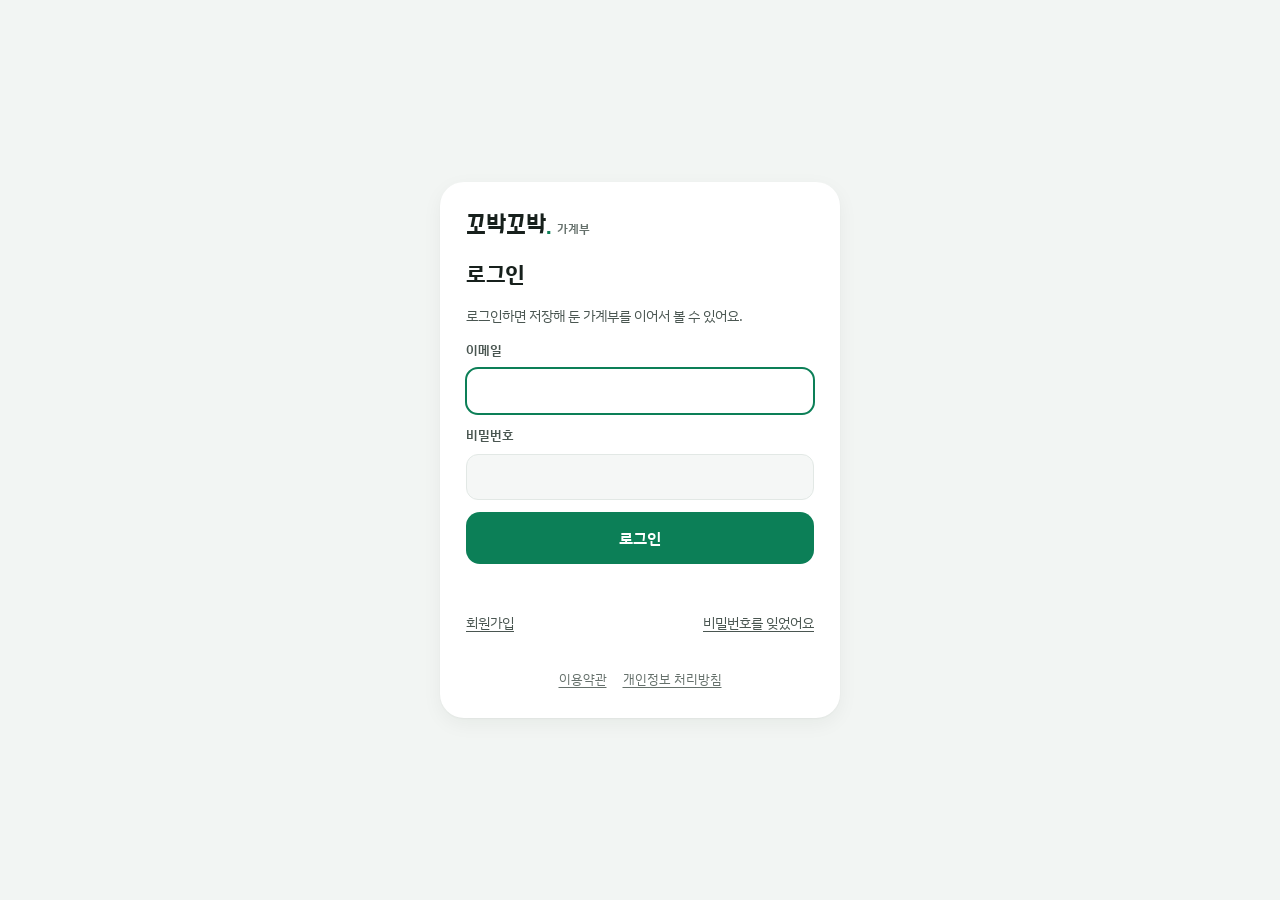
<file: site/index.html>
<!doctype html>
<html lang="ko">
<head>
<meta charset="utf-8">
<meta name="viewport" content="width=device-width,initial-scale=1,viewport-fit=cover">
<meta name="description" content="구독·지출·수입·대출을 정리하는 개인 가계부">
<meta name="theme-color" content="#F2F5F3" media="(prefers-color-scheme: light)">
<meta name="theme-color" content="#0E1311" media="(prefers-color-scheme: dark)">
<meta name="apple-mobile-web-app-capable" content="yes">
<meta name="mobile-web-app-capable" content="yes">
<meta name="apple-mobile-web-app-title" content="꼬박꼬박">
<link rel="manifest" href="manifest.webmanifest">
<link rel="icon" href="icons/icon-192.png">
<link rel="apple-touch-icon" href="icons/apple-touch-icon.png">
<title>꼬박꼬박 가계부</title>
<link rel="preconnect" href="https://fonts.googleapis.com">
<link rel="preconnect" href="https://fonts.gstatic.com" crossorigin>
<link rel="stylesheet" href="https://fonts.googleapis.com/css2?family=Do+Hyeon&family=IBM+Plex+Mono:wght@400;500;600&family=IBM+Plex+Sans+KR:wght@400;500;600;700&display=swap">
<link rel="stylesheet" href="styles.css?v=1.18.0">
</head>
<body>
<div class="auth" id="auth" hidden></div>
<div id="appRoot" hidden>
<svg width="0" height="0" style="position:absolute" aria-hidden="true" focusable="false">
  <symbol id="i-home" viewBox="0 0 24 24"><path d="M3.5 10.2 12 3.5l8.5 6.7V19a1.5 1.5 0 0 1-1.5 1.5h-4.2v-5.8H9.2v5.8H5A1.5 1.5 0 0 1 3.5 19z"/></symbol>
  <symbol id="i-list" viewBox="0 0 24 24"><path d="M9 6.5h11M9 12h11M9 17.5h11"/><circle cx="4.6" cy="6.5" r="1.2"/><circle cx="4.6" cy="12" r="1.2"/><circle cx="4.6" cy="17.5" r="1.2"/></symbol>
  <symbol id="i-repeat" viewBox="0 0 24 24"><path d="M17 3l3.5 3.5L17 10"/><path d="M3.5 12v-2A3.5 3.5 0 0 1 7 6.5h13.5"/><path d="M7 21l-3.5-3.5L7 14"/><path d="M20.5 12v2a3.5 3.5 0 0 1-3.5 3.5H3.5"/></symbol>
  <symbol id="i-chart" viewBox="0 0 24 24"><path d="M4 20.5h16"/><path d="M7 17v-5M12 17V6.5M17 17V9.5"/></symbol>
  <symbol id="i-pie" viewBox="0 0 24 24"><path d="M11 4.1A8.5 8.5 0 1 0 19.9 13H11z"/><path d="M14 3.2a8.5 8.5 0 0 1 6.8 6.8H14z"/></symbol>
  <symbol id="i-sliders" viewBox="0 0 24 24"><path d="M4 6h10M18 6h2M4 12h4M12 12h8M4 18h12"/><circle cx="16" cy="6" r="2"/><circle cx="10" cy="12" r="2"/><circle cx="18" cy="18" r="2"/></symbol>
  <symbol id="i-plus" viewBox="0 0 24 24"><path d="M12 5v14M5 12h14"/></symbol>
  <symbol id="i-left" viewBox="0 0 24 24"><path d="M14.5 6l-6 6 6 6"/></symbol>
  <symbol id="i-right" viewBox="0 0 24 24"><path d="M9.5 6l6 6-6 6"/></symbol>
  <symbol id="i-x" viewBox="0 0 24 24"><path d="M6 6l12 12M18 6 6 18"/></symbol>
  <symbol id="i-search" viewBox="0 0 24 24"><circle cx="11" cy="11" r="6.5"/><path d="M20 20l-4.2-4.2"/></symbol>
  <symbol id="i-down" viewBox="0 0 24 24"><path d="M12 5v14M6.5 13.5 12 19l5.5-5.5"/></symbol>
  <symbol id="i-up" viewBox="0 0 24 24"><path d="M12 19V5M6.5 10.5 12 5l5.5 5.5"/></symbol>
  <symbol id="i-alert" viewBox="0 0 24 24"><path d="M12 4 2.8 19.5h18.4z"/><path d="M12 10v4.2M12 17h.01"/></symbol>
  <symbol id="i-card" viewBox="0 0 24 24"><rect x="3" y="5.5" width="18" height="13" rx="2"/><path d="M3 10h18M7 15h3"/></symbol>
  <symbol id="i-bank" viewBox="0 0 24 24"><path d="M3 9.5 12 4l9 5.5"/><path d="M5.5 10.5v6.5M10 10.5v6.5M14 10.5v6.5M18.5 10.5v6.5M3.5 20h17"/></symbol>
  <symbol id="i-cash" viewBox="0 0 24 24"><rect x="2.5" y="6" width="19" height="12" rx="2"/><circle cx="12" cy="12" r="2.6"/><path d="M6 9.5h.01M18 14.5h.01"/></symbol>
  <symbol id="i-phone" viewBox="0 0 24 24"><rect x="7" y="2.5" width="10" height="19" rx="2.2"/><path d="M11 18.5h2"/></symbol>
  <symbol id="i-spark" viewBox="0 0 24 24"><path d="M11 3.5l1.9 5.1 5.1 1.9-5.1 1.9L11 17.5l-1.9-5.1L4 10.5l5.1-1.9z"/><path d="M18.5 15l.8 2.2 2.2.8-2.2.8-.8 2.2-.8-2.2-2.2-.8 2.2-.8z"/></symbol>
  <symbol id="i-wallet" viewBox="0 0 24 24"><path d="M4 7.5h14.5c.83 0 1.5.67 1.5 1.5v9c0 .83-.67 1.5-1.5 1.5h-13C4.67 19.5 4 18.83 4 18V7.5z"/><path d="M4 7.5v-1C4 5.67 4.67 5 5.5 5H16"/><path d="M16 13.5h4"/></symbol>
  <symbol id="i-grip" viewBox="0 0 24 24"><g fill="currentColor" stroke="none"><circle cx="9" cy="6" r="1.6"/><circle cx="15" cy="6" r="1.6"/><circle cx="9" cy="12" r="1.6"/><circle cx="15" cy="12" r="1.6"/><circle cx="9" cy="18" r="1.6"/><circle cx="15" cy="18" r="1.6"/></g></symbol>
  <symbol id="i-flag" viewBox="0 0 24 24"><path d="M5.5 21V4"/><path d="M5.5 4.5h12l-2.5 4 2.5 4h-12"/></symbol>
  <symbol id="i-won" viewBox="0 0 24 24"><circle cx="12" cy="12" r="8.8"/><path d="M7.6 8.6l2 7 2.4-6 2.4 6 2-7M7 11.6h10"/></symbol>
  <symbol id="i-room" viewBox="0 0 24 24"><path d="M3.8 10.4 12 4l8.2 6.4V20H3.8z"/><path d="M7.5 20v-3.6a1.3 1.3 0 0 1 1.3-1.3h6.4a1.3 1.3 0 0 1 1.3 1.3V20"/><path d="M6.5 15.1v-1.4a1.2 1.2 0 0 1 1.2-1.2h8.6a1.2 1.2 0 0 1 1.2 1.2v1.4"/></symbol>
  <symbol id="i-trash" viewBox="0 0 24 24"><path d="M4 7h16M10 11v6M14 11v6M6 7l1 13h10l1-13M9 7V4h6v3"/></symbol>
</svg>

<div class="app">
  <aside class="rail" aria-label="메뉴">
    <p class="brand"><b>꼬박꼬박</b><small>가계부</small></p>
    <button class="btn btn-primary btn-block" type="button" data-act="add"><svg class="i" aria-hidden="true"><use href="#i-plus"/></svg>기록하기</button>
    <button class="btn btn-soft btn-block ai-open" type="button" data-act="ai" hidden><svg class="i" aria-hidden="true"><use href="#i-spark"/></svg>AI에게 부탁하기</button>
    <nav class="nav" aria-label="화면">
      <button class="nav-item" type="button" data-view="home"><svg class="i" aria-hidden="true"><use href="#i-home"/></svg>한눈에</button>
      <button class="nav-item" type="button" data-view="room"><svg class="i" aria-hidden="true"><use href="#i-room"/></svg>꼬박방</button>
      <button class="nav-item" type="button" data-view="list"><svg class="i" aria-hidden="true"><use href="#i-list"/></svg>내역</button>
      <button class="nav-item" type="button" data-view="subs"><svg class="i" aria-hidden="true"><use href="#i-repeat"/></svg>구독·정기결제</button>
      <button class="nav-item" type="button" data-view="accounts"><svg class="i" aria-hidden="true"><use href="#i-wallet"/></svg>통장</button>
      <button class="nav-item" type="button" data-view="goals"><svg class="i" aria-hidden="true"><use href="#i-flag"/></svg>모으기</button>
      <button class="nav-item" type="button" data-view="loans"><svg class="i" aria-hidden="true"><use href="#i-bank"/></svg>대출</button>
      <button class="nav-item" type="button" data-view="credit"><svg class="i" aria-hidden="true"><use href="#i-won"/></svg>신용점수</button>
      <button class="nav-item" type="button" data-view="stats"><svg class="i" aria-hidden="true"><use href="#i-chart"/></svg>통계</button>
      <button class="nav-item" type="button" data-view="budget"><svg class="i" aria-hidden="true"><use href="#i-pie"/></svg>예산</button>
      <button class="nav-item" type="button" data-view="settings"><svg class="i" aria-hidden="true"><use href="#i-sliders"/></svg>설정</button>
    </nav>
    <p class="rail-foot" id="railFoot">기록은 내 계정에<br>저장돼요.</p>
  </aside>

  <div class="main">
    <header class="top">
      <p class="brand only-phone"><b>꼬박꼬박</b><small>가계부</small></p>
      <div class="month" id="monthNav">
        <button class="icon-btn" type="button" data-act="month" data-d="-1" aria-label="이전 달"><svg class="i" aria-hidden="true"><use href="#i-left"/></svg></button>
        <button class="month-label" type="button" id="monthLabel" data-act="month-now" title="이번 달로 이동"></button>
        <button class="icon-btn" type="button" data-act="month" data-d="1" aria-label="다음 달"><svg class="i" aria-hidden="true"><use href="#i-right"/></svg></button>
      </div>
      <div class="top-end">
        <span class="sync" id="sync" data-s="loading" role="status"><span class="t">불러오는 중</span></span>
        <button class="icon-btn only-phone ai-open ai-chip" type="button" data-act="ai" aria-label="AI에게 부탁하기" hidden><svg class="i" aria-hidden="true"><use href="#i-spark"/></svg></button>
        <button class="icon-btn only-phone" type="button" data-view="settings" aria-label="설정"><svg class="i" aria-hidden="true"><use href="#i-sliders"/></svg></button>
      </div>
    </header>
    <div id="notice"></div>
    <main class="view" id="view"></main>
  </div>
</div>

<nav class="tabbar" aria-label="화면">
  <button class="tab" type="button" data-view="home" data-views="home room"><svg class="i" aria-hidden="true"><use href="#i-home"/></svg>한눈에</button>
  <button class="tab" type="button" data-view="list"><svg class="i" aria-hidden="true"><use href="#i-list"/></svg>내역</button>
  <button class="tab-add" type="button" data-act="add" aria-label="기록하기"><svg class="i" aria-hidden="true"><use href="#i-plus"/></svg></button>
  <button class="tab" type="button" data-view="subs"><svg class="i" aria-hidden="true"><use href="#i-repeat"/></svg>정기결제</button>
  <button class="tab" type="button" data-view="accounts" data-views="accounts goals loans credit"><svg class="i" aria-hidden="true"><use href="#i-won"/></svg>자산</button>
  <button class="tab" type="button" data-view="stats" data-views="stats budget"><svg class="i" aria-hidden="true"><use href="#i-chart"/></svg>통계</button>
</nav>

<div class="sheet-wrap" id="sheetWrap" hidden>
  <div class="scrim" data-act="close"></div>
  <section class="sheet" id="sheet" role="dialog" aria-modal="true" aria-labelledby="sheetTitle"></section>
</div>
<div class="toast" id="toast" role="status" aria-live="polite" hidden></div>
</div>
<script src="vendor/supabase.js"></script>
<script src="config.js"></script>
<script src="platform.js?v=1.18.0"></script>
</body>
</html>
</file>
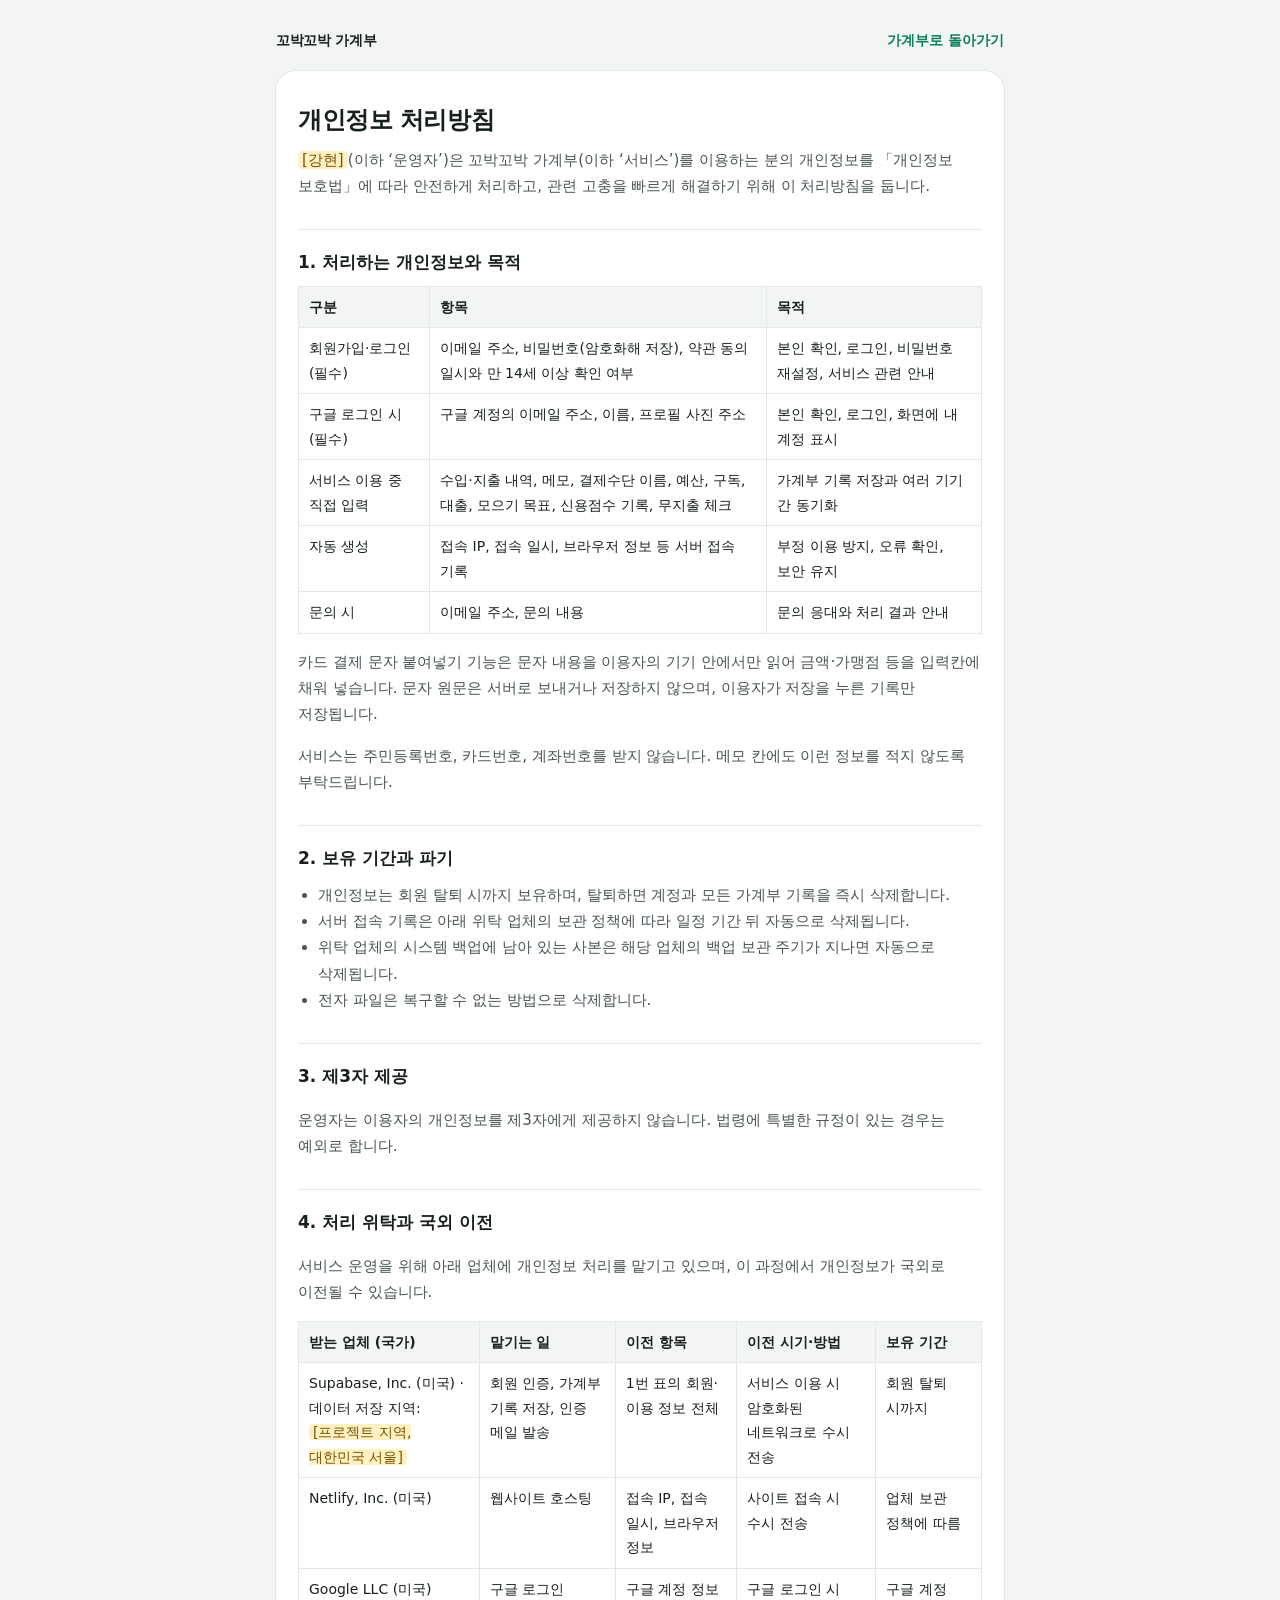
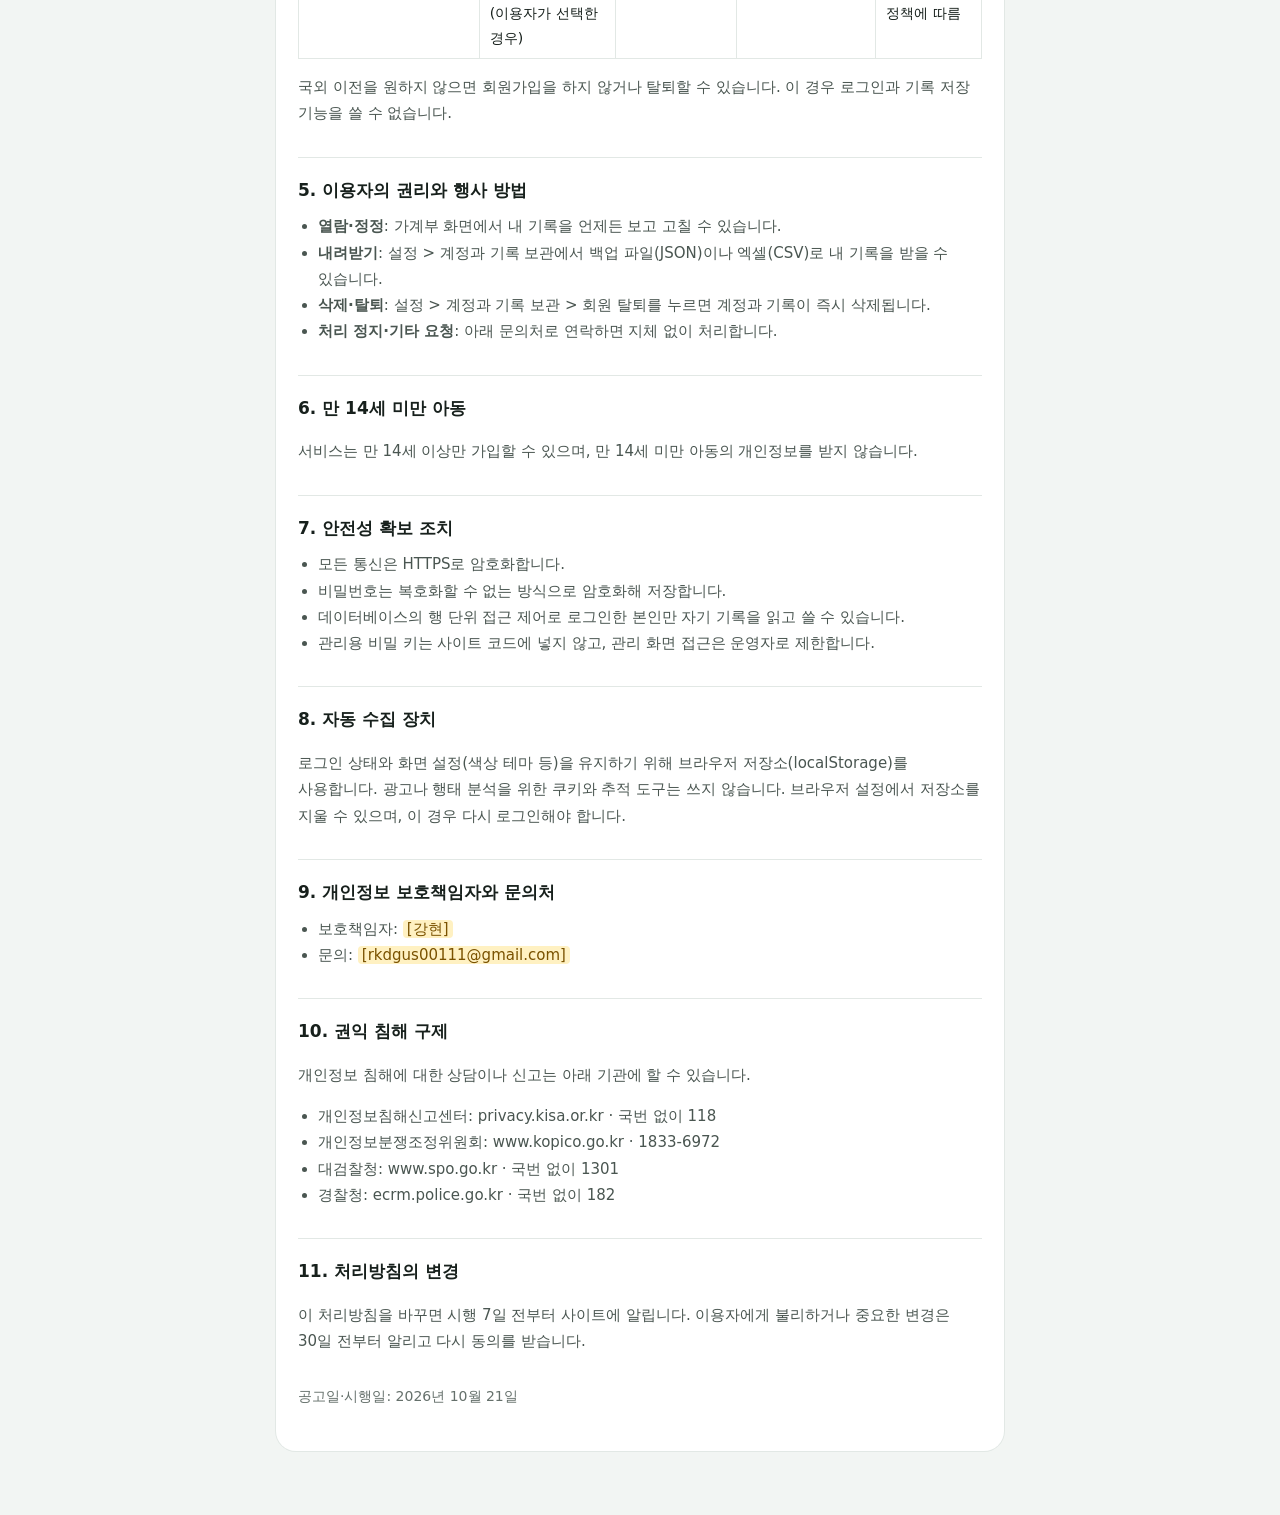
<file: site/privacy.html>
<!doctype html>
<html lang="ko">
<head>
<meta charset="utf-8">
<meta name="viewport" content="width=device-width,initial-scale=1">
<title>개인정보 처리방침 · 꼬박꼬박 가계부</title>
<link rel="icon" href="icons/icon-192.png">
<link rel="stylesheet" href="legal.css">
</head>
<body>
<main>
<div class="top"><span class="brand">꼬박꼬박 가계부</span><a href="./">가계부로 돌아가기</a></div>
<article>
<h1>개인정보 처리방침</h1>
<p class="lead"><mark class="fill">[강현]</mark>(이하 ‘운영자’)은 꼬박꼬박 가계부(이하 ‘서비스’)를 이용하는 분의 개인정보를 「개인정보 보호법」에 따라 안전하게 처리하고, 관련 고충을 빠르게 해결하기 위해 이 처리방침을 둡니다.</p>

<h2>1. 처리하는 개인정보와 목적</h2>
<table>
<tr><th>구분</th><th>항목</th><th>목적</th></tr>
<tr><td>회원가입·로그인 (필수)</td><td>이메일 주소, 비밀번호(암호화해 저장), 약관 동의 일시와 만 14세 이상 확인 여부</td><td>본인 확인, 로그인, 비밀번호 재설정, 서비스 관련 안내</td></tr>
<tr><td>구글 로그인 시 (필수)</td><td>구글 계정의 이메일 주소, 이름, 프로필 사진 주소</td><td>본인 확인, 로그인, 화면에 내 계정 표시</td></tr>
<tr><td>서비스 이용 중 직접 입력</td><td>수입·지출 내역, 메모, 결제수단 이름, 예산, 구독, 대출, 모으기 목표, 신용점수 기록, 무지출 체크</td><td>가계부 기록 저장과 여러 기기 간 동기화</td></tr>
<tr><td>자동 생성</td><td>접속 IP, 접속 일시, 브라우저 정보 등 서버 접속 기록</td><td>부정 이용 방지, 오류 확인, 보안 유지</td></tr>
<tr><td>문의 시</td><td>이메일 주소, 문의 내용</td><td>문의 응대와 처리 결과 안내</td></tr>
</table>
<p>카드 결제 문자 붙여넣기 기능은 문자 내용을 이용자의 기기 안에서만 읽어 금액·가맹점 등을 입력칸에 채워 넣습니다. 문자 원문은 서버로 보내거나 저장하지 않으며, 이용자가 저장을 누른 기록만 저장됩니다.</p>
<p>서비스는 주민등록번호, 카드번호, 계좌번호를 받지 않습니다. 메모 칸에도 이런 정보를 적지 않도록 부탁드립니다.</p>

<h2>2. 보유 기간과 파기</h2>
<ul>
<li>개인정보는 회원 탈퇴 시까지 보유하며, 탈퇴하면 계정과 모든 가계부 기록을 즉시 삭제합니다.</li>
<li>서버 접속 기록은 아래 위탁 업체의 보관 정책에 따라 일정 기간 뒤 자동으로 삭제됩니다.</li>
<li>위탁 업체의 시스템 백업에 남아 있는 사본은 해당 업체의 백업 보관 주기가 지나면 자동으로 삭제됩니다.</li>
<li>전자 파일은 복구할 수 없는 방법으로 삭제합니다.</li>
</ul>

<h2>3. 제3자 제공</h2>
<p>운영자는 이용자의 개인정보를 제3자에게 제공하지 않습니다. 법령에 특별한 규정이 있는 경우는 예외로 합니다.</p>

<h2>4. 처리 위탁과 국외 이전</h2>
<p>서비스 운영을 위해 아래 업체에 개인정보 처리를 맡기고 있으며, 이 과정에서 개인정보가 국외로 이전될 수 있습니다.</p>
<table>
<tr><th>받는 업체 (국가)</th><th>맡기는 일</th><th>이전 항목</th><th>이전 시기·방법</th><th>보유 기간</th></tr>
<tr><td>Supabase, Inc. (미국) · 데이터 저장 지역: <mark class="fill">[프로젝트 지역, 대한민국 서울]</mark></td><td>회원 인증, 가계부 기록 저장, 인증 메일 발송</td><td>1번 표의 회원·이용 정보 전체</td><td>서비스 이용 시 암호화된 네트워크로 수시 전송</td><td>회원 탈퇴 시까지</td></tr>
<tr><td>Netlify, Inc. (미국)</td><td>웹사이트 호스팅</td><td>접속 IP, 접속 일시, 브라우저 정보</td><td>사이트 접속 시 수시 전송</td><td>업체 보관 정책에 따름</td></tr>
<tr><td>Google LLC (미국)</td><td>구글 로그인 (이용자가 선택한 경우)</td><td>구글 계정 정보</td><td>구글 로그인 시</td><td>구글 계정 정책에 따름</td></tr>
</table>
<p>국외 이전을 원하지 않으면 회원가입을 하지 않거나 탈퇴할 수 있습니다. 이 경우 로그인과 기록 저장 기능을 쓸 수 없습니다.</p>

<h2>5. 이용자의 권리와 행사 방법</h2>
<ul>
<li><b>열람·정정</b>: 가계부 화면에서 내 기록을 언제든 보고 고칠 수 있습니다.</li>
<li><b>내려받기</b>: 설정 &gt; 계정과 기록 보관에서 백업 파일(JSON)이나 엑셀(CSV)로 내 기록을 받을 수 있습니다.</li>
<li><b>삭제·탈퇴</b>: 설정 &gt; 계정과 기록 보관 &gt; 회원 탈퇴를 누르면 계정과 기록이 즉시 삭제됩니다.</li>
<li><b>처리 정지·기타 요청</b>: 아래 문의처로 연락하면 지체 없이 처리합니다.</li>
</ul>

<h2>6. 만 14세 미만 아동</h2>
<p>서비스는 만 14세 이상만 가입할 수 있으며, 만 14세 미만 아동의 개인정보를 받지 않습니다.</p>

<h2>7. 안전성 확보 조치</h2>
<ul>
<li>모든 통신은 HTTPS로 암호화합니다.</li>
<li>비밀번호는 복호화할 수 없는 방식으로 암호화해 저장합니다.</li>
<li>데이터베이스의 행 단위 접근 제어로 로그인한 본인만 자기 기록을 읽고 쓸 수 있습니다.</li>
<li>관리용 비밀 키는 사이트 코드에 넣지 않고, 관리 화면 접근은 운영자로 제한합니다.</li>
</ul>

<h2>8. 자동 수집 장치</h2>
<p>로그인 상태와 화면 설정(색상 테마 등)을 유지하기 위해 브라우저 저장소(localStorage)를 사용합니다. 광고나 행태 분석을 위한 쿠키와 추적 도구는 쓰지 않습니다. 브라우저 설정에서 저장소를 지울 수 있으며, 이 경우 다시 로그인해야 합니다.</p>

<h2>9. 개인정보 보호책임자와 문의처</h2>
<ul>
<li>보호책임자: <mark class="fill">[강현]</mark></li>
<li>문의: <mark class="fill">[rkdgus00111@gmail.com]</mark></li>
</ul>

<h2>10. 권익 침해 구제</h2>
<p>개인정보 침해에 대한 상담이나 신고는 아래 기관에 할 수 있습니다.</p>
<ul>
<li>개인정보침해신고센터: privacy.kisa.or.kr · 국번 없이 118</li>
<li>개인정보분쟁조정위원회: www.kopico.go.kr · 1833-6972</li>
<li>대검찰청: www.spo.go.kr · 국번 없이 1301</li>
<li>경찰청: ecrm.police.go.kr · 국번 없이 182</li>
</ul>

<h2>11. 처리방침의 변경</h2>
<p>이 처리방침을 바꾸면 시행 7일 전부터 사이트에 알립니다. 이용자에게 불리하거나 중요한 변경은 30일 전부터 알리고 다시 동의를 받습니다.</p>
<p class="date">공고일·시행일: 2026년 10월 21일</p>
</article>
</main>
</body>
</html>
</file>
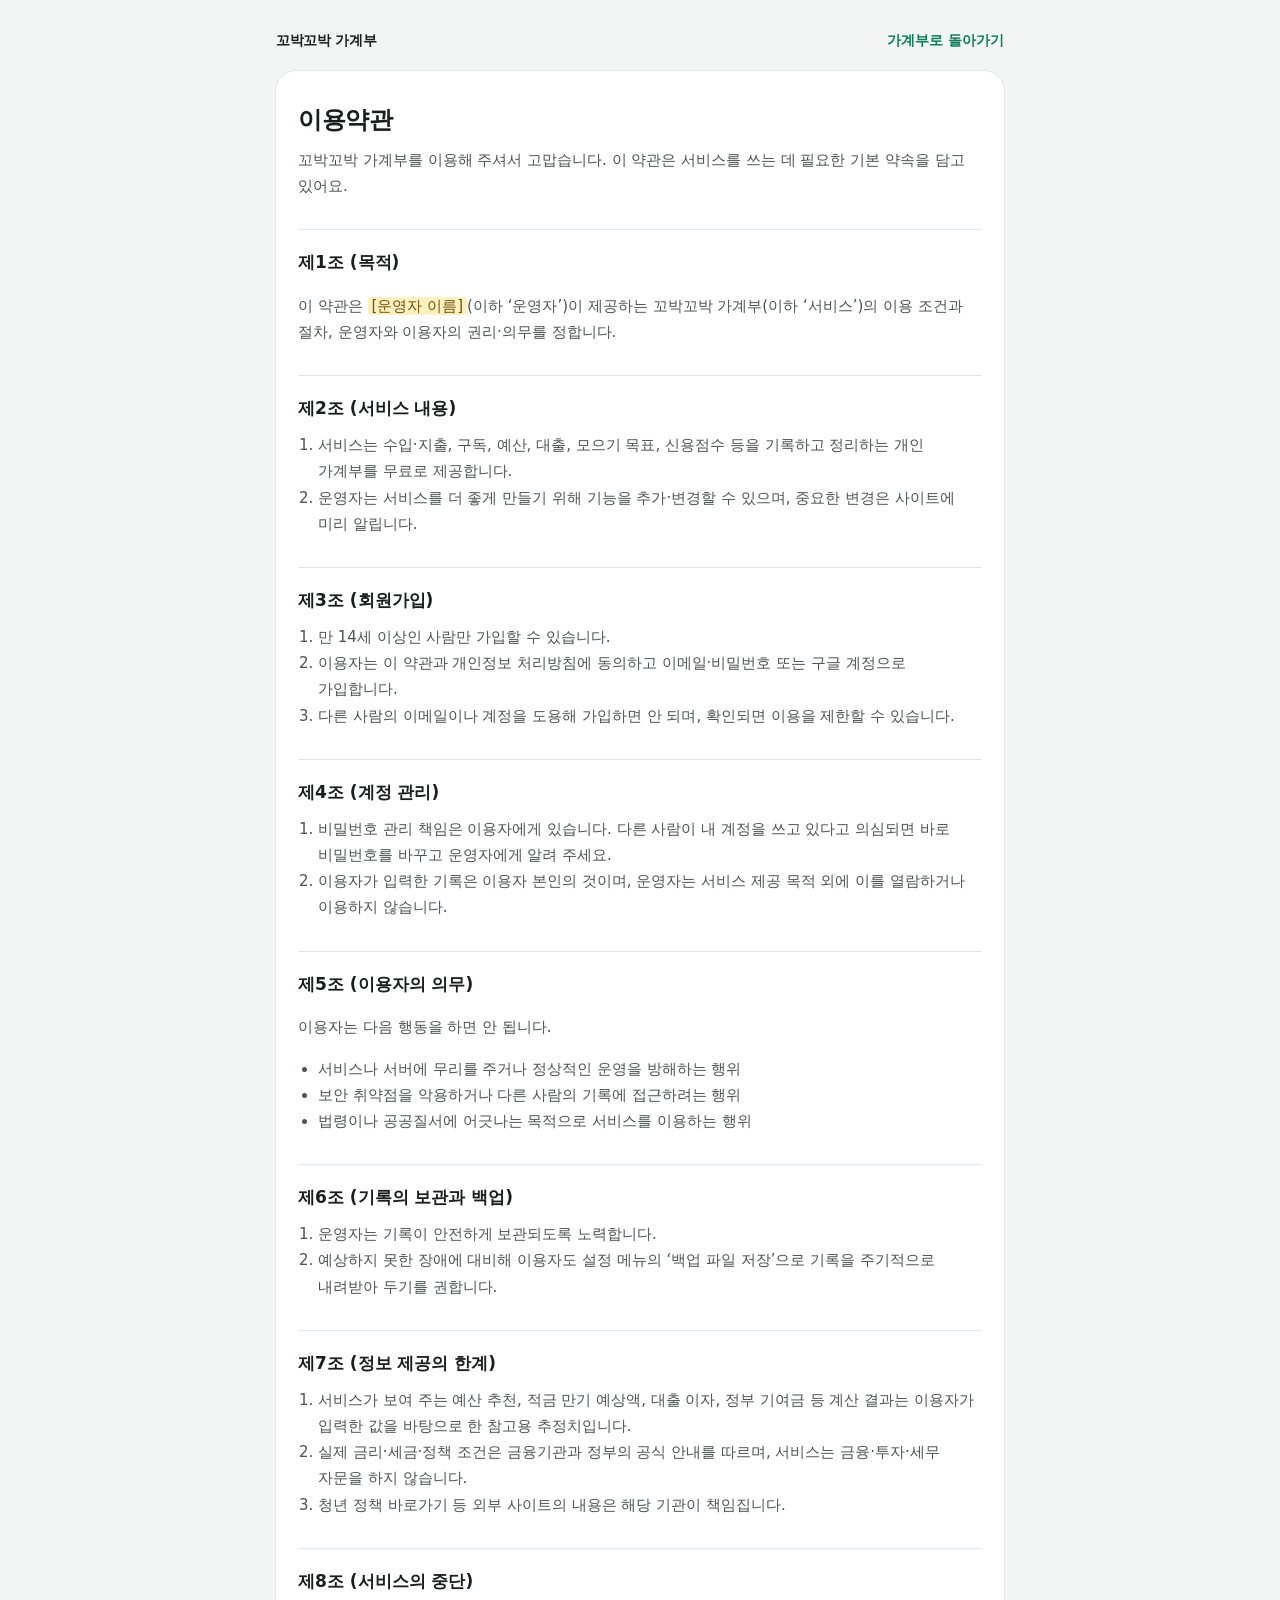
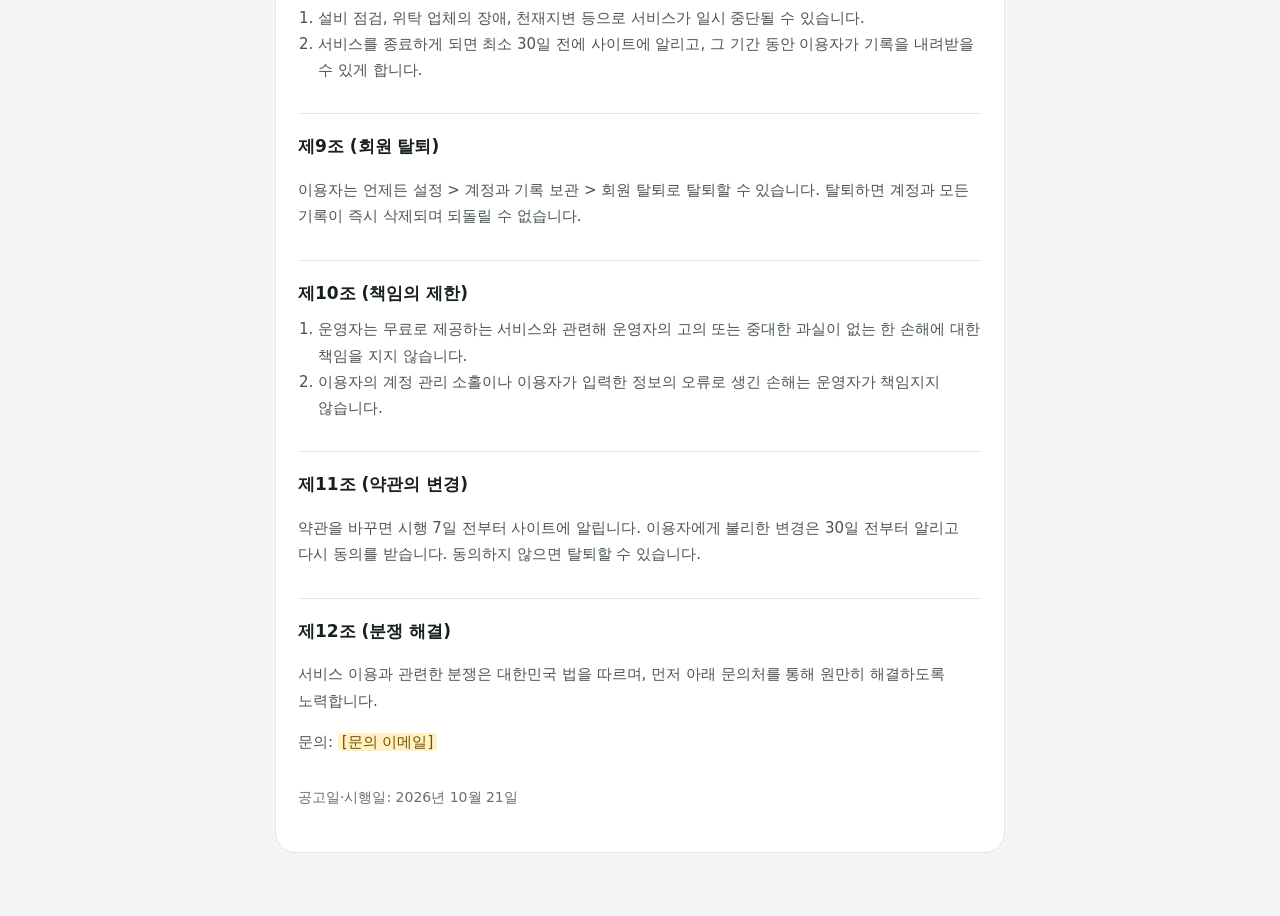
<file: site/terms.html>
<!doctype html>
<html lang="ko">
<head>
<meta charset="utf-8">
<meta name="viewport" content="width=device-width,initial-scale=1">
<title>이용약관 · 꼬박꼬박 가계부</title>
<link rel="icon" href="icons/icon-192.png">
<link rel="stylesheet" href="legal.css">
</head>
<body>
<main>
<div class="top"><span class="brand">꼬박꼬박 가계부</span><a href="./">가계부로 돌아가기</a></div>
<article>
<h1>이용약관</h1>
<p class="lead">꼬박꼬박 가계부를 이용해 주셔서 고맙습니다. 이 약관은 서비스를 쓰는 데 필요한 기본 약속을 담고 있어요.</p>

<h2>제1조 (목적)</h2>
<p>이 약관은 <mark class="fill">[운영자 이름]</mark>(이하 ‘운영자’)이 제공하는 꼬박꼬박 가계부(이하 ‘서비스’)의 이용 조건과 절차, 운영자와 이용자의 권리·의무를 정합니다.</p>

<h2>제2조 (서비스 내용)</h2>
<ol>
<li>서비스는 수입·지출, 구독, 예산, 대출, 모으기 목표, 신용점수 등을 기록하고 정리하는 개인 가계부를 무료로 제공합니다.</li>
<li>운영자는 서비스를 더 좋게 만들기 위해 기능을 추가·변경할 수 있으며, 중요한 변경은 사이트에 미리 알립니다.</li>
</ol>

<h2>제3조 (회원가입)</h2>
<ol>
<li>만 14세 이상인 사람만 가입할 수 있습니다.</li>
<li>이용자는 이 약관과 개인정보 처리방침에 동의하고 이메일·비밀번호 또는 구글 계정으로 가입합니다.</li>
<li>다른 사람의 이메일이나 계정을 도용해 가입하면 안 되며, 확인되면 이용을 제한할 수 있습니다.</li>
</ol>

<h2>제4조 (계정 관리)</h2>
<ol>
<li>비밀번호 관리 책임은 이용자에게 있습니다. 다른 사람이 내 계정을 쓰고 있다고 의심되면 바로 비밀번호를 바꾸고 운영자에게 알려 주세요.</li>
<li>이용자가 입력한 기록은 이용자 본인의 것이며, 운영자는 서비스 제공 목적 외에 이를 열람하거나 이용하지 않습니다.</li>
</ol>

<h2>제5조 (이용자의 의무)</h2>
<p>이용자는 다음 행동을 하면 안 됩니다.</p>
<ul>
<li>서비스나 서버에 무리를 주거나 정상적인 운영을 방해하는 행위</li>
<li>보안 취약점을 악용하거나 다른 사람의 기록에 접근하려는 행위</li>
<li>법령이나 공공질서에 어긋나는 목적으로 서비스를 이용하는 행위</li>
</ul>

<h2>제6조 (기록의 보관과 백업)</h2>
<ol>
<li>운영자는 기록이 안전하게 보관되도록 노력합니다.</li>
<li>예상하지 못한 장애에 대비해 이용자도 설정 메뉴의 ‘백업 파일 저장’으로 기록을 주기적으로 내려받아 두기를 권합니다.</li>
</ol>

<h2>제7조 (정보 제공의 한계)</h2>
<ol>
<li>서비스가 보여 주는 예산 추천, 적금 만기 예상액, 대출 이자, 정부 기여금 등 계산 결과는 이용자가 입력한 값을 바탕으로 한 참고용 추정치입니다.</li>
<li>실제 금리·세금·정책 조건은 금융기관과 정부의 공식 안내를 따르며, 서비스는 금융·투자·세무 자문을 하지 않습니다.</li>
<li>청년 정책 바로가기 등 외부 사이트의 내용은 해당 기관이 책임집니다.</li>
</ol>

<h2>제8조 (서비스의 중단)</h2>
<ol>
<li>설비 점검, 위탁 업체의 장애, 천재지변 등으로 서비스가 일시 중단될 수 있습니다.</li>
<li>서비스를 종료하게 되면 최소 30일 전에 사이트에 알리고, 그 기간 동안 이용자가 기록을 내려받을 수 있게 합니다.</li>
</ol>

<h2>제9조 (회원 탈퇴)</h2>
<p>이용자는 언제든 설정 &gt; 계정과 기록 보관 &gt; 회원 탈퇴로 탈퇴할 수 있습니다. 탈퇴하면 계정과 모든 기록이 즉시 삭제되며 되돌릴 수 없습니다.</p>

<h2>제10조 (책임의 제한)</h2>
<ol>
<li>운영자는 무료로 제공하는 서비스와 관련해 운영자의 고의 또는 중대한 과실이 없는 한 손해에 대한 책임을 지지 않습니다.</li>
<li>이용자의 계정 관리 소홀이나 이용자가 입력한 정보의 오류로 생긴 손해는 운영자가 책임지지 않습니다.</li>
</ol>

<h2>제11조 (약관의 변경)</h2>
<p>약관을 바꾸면 시행 7일 전부터 사이트에 알립니다. 이용자에게 불리한 변경은 30일 전부터 알리고 다시 동의를 받습니다. 동의하지 않으면 탈퇴할 수 있습니다.</p>

<h2>제12조 (분쟁 해결)</h2>
<p>서비스 이용과 관련한 분쟁은 대한민국 법을 따르며, 먼저 아래 문의처를 통해 원만히 해결하도록 노력합니다.</p>
<p>문의: <mark class="fill">[문의 이메일]</mark></p>

<p class="date">공고일·시행일: 2026년 10월 21일</p>
</article>
</main>
</body>
</html>
</file>
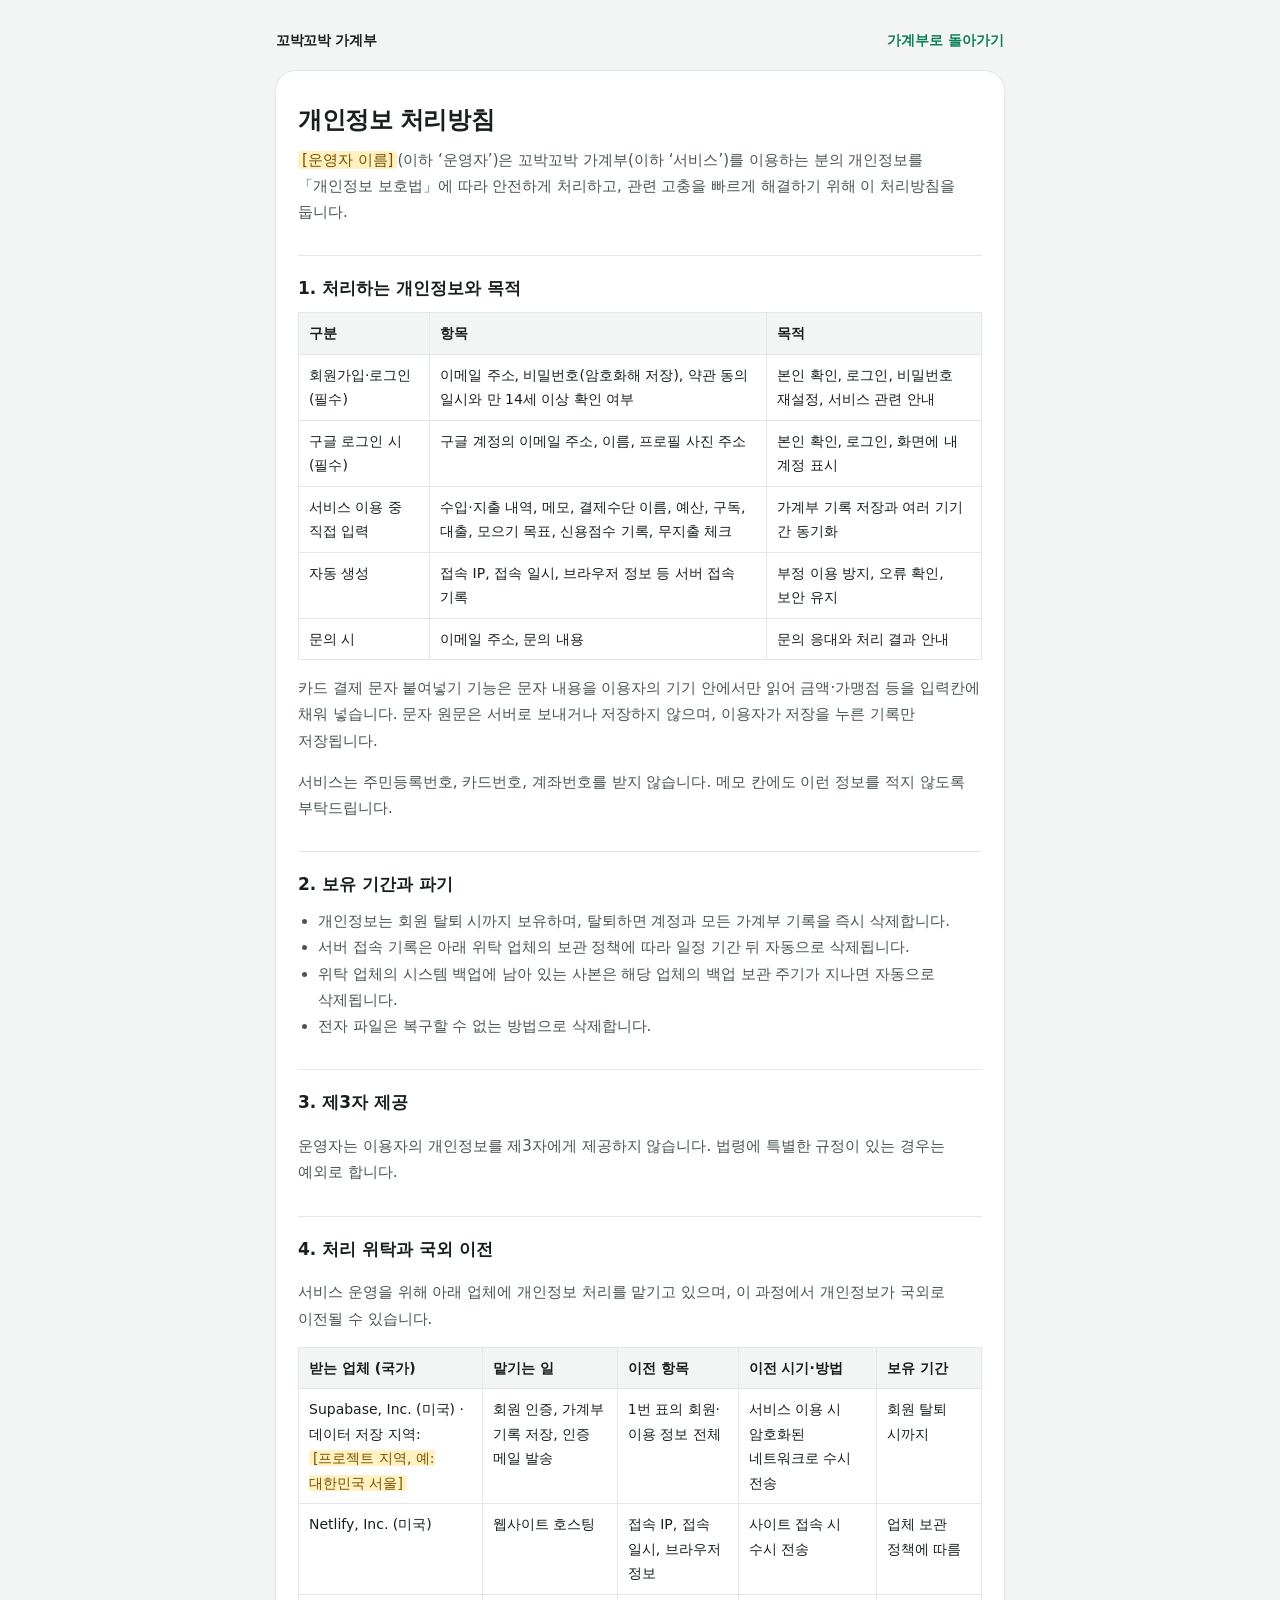
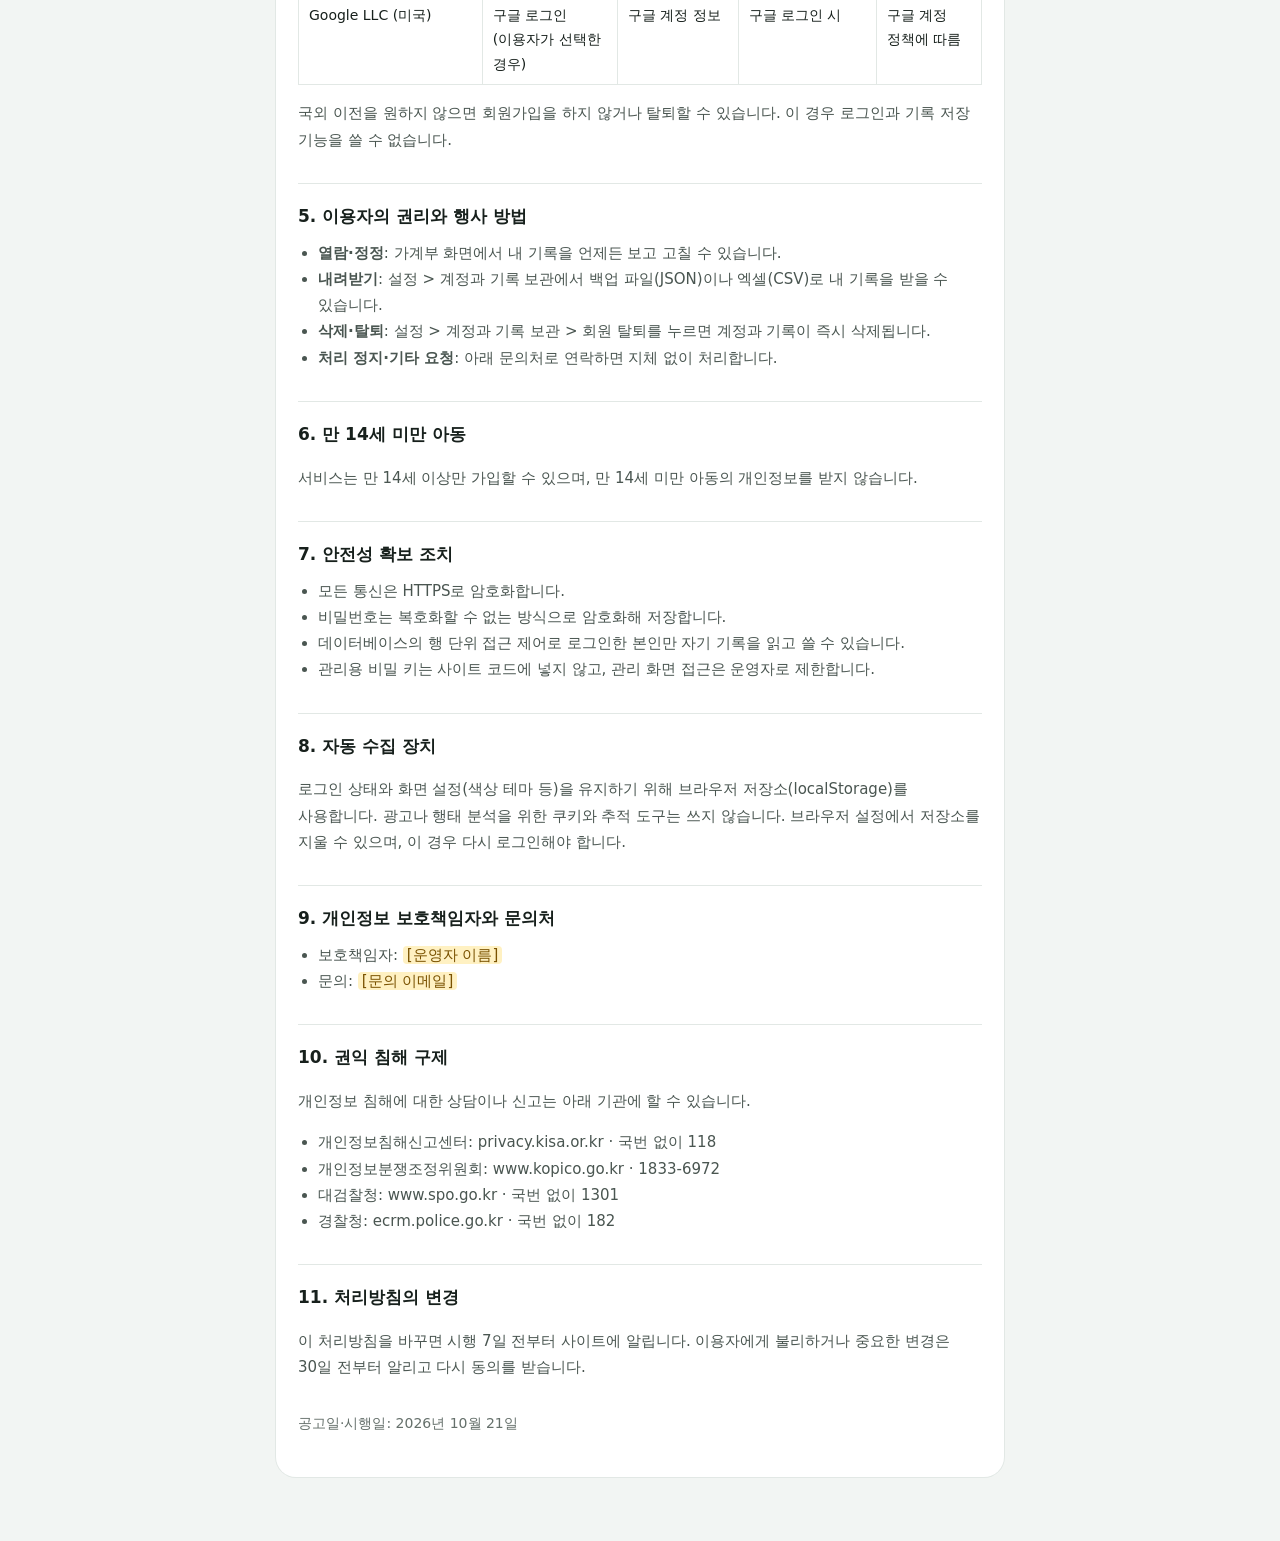
<file: site/site/privacy.html>
<!doctype html>
<html lang="ko">
<head>
<meta charset="utf-8">
<meta name="viewport" content="width=device-width,initial-scale=1">
<title>개인정보 처리방침 · 꼬박꼬박 가계부</title>
<link rel="icon" href="icons/icon-192.png">
<link rel="stylesheet" href="legal.css">
</head>
<body>
<main>
<div class="top"><span class="brand">꼬박꼬박 가계부</span><a href="./">가계부로 돌아가기</a></div>
<article>
<h1>개인정보 처리방침</h1>
<p class="lead"><mark class="fill">[운영자 이름]</mark>(이하 ‘운영자’)은 꼬박꼬박 가계부(이하 ‘서비스’)를 이용하는 분의 개인정보를 「개인정보 보호법」에 따라 안전하게 처리하고, 관련 고충을 빠르게 해결하기 위해 이 처리방침을 둡니다.</p>

<h2>1. 처리하는 개인정보와 목적</h2>
<table>
<tr><th>구분</th><th>항목</th><th>목적</th></tr>
<tr><td>회원가입·로그인 (필수)</td><td>이메일 주소, 비밀번호(암호화해 저장), 약관 동의 일시와 만 14세 이상 확인 여부</td><td>본인 확인, 로그인, 비밀번호 재설정, 서비스 관련 안내</td></tr>
<tr><td>구글 로그인 시 (필수)</td><td>구글 계정의 이메일 주소, 이름, 프로필 사진 주소</td><td>본인 확인, 로그인, 화면에 내 계정 표시</td></tr>
<tr><td>서비스 이용 중 직접 입력</td><td>수입·지출 내역, 메모, 결제수단 이름, 예산, 구독, 대출, 모으기 목표, 신용점수 기록, 무지출 체크</td><td>가계부 기록 저장과 여러 기기 간 동기화</td></tr>
<tr><td>자동 생성</td><td>접속 IP, 접속 일시, 브라우저 정보 등 서버 접속 기록</td><td>부정 이용 방지, 오류 확인, 보안 유지</td></tr>
<tr><td>문의 시</td><td>이메일 주소, 문의 내용</td><td>문의 응대와 처리 결과 안내</td></tr>
</table>
<p>카드 결제 문자 붙여넣기 기능은 문자 내용을 이용자의 기기 안에서만 읽어 금액·가맹점 등을 입력칸에 채워 넣습니다. 문자 원문은 서버로 보내거나 저장하지 않으며, 이용자가 저장을 누른 기록만 저장됩니다.</p>
<p>서비스는 주민등록번호, 카드번호, 계좌번호를 받지 않습니다. 메모 칸에도 이런 정보를 적지 않도록 부탁드립니다.</p>

<h2>2. 보유 기간과 파기</h2>
<ul>
<li>개인정보는 회원 탈퇴 시까지 보유하며, 탈퇴하면 계정과 모든 가계부 기록을 즉시 삭제합니다.</li>
<li>서버 접속 기록은 아래 위탁 업체의 보관 정책에 따라 일정 기간 뒤 자동으로 삭제됩니다.</li>
<li>위탁 업체의 시스템 백업에 남아 있는 사본은 해당 업체의 백업 보관 주기가 지나면 자동으로 삭제됩니다.</li>
<li>전자 파일은 복구할 수 없는 방법으로 삭제합니다.</li>
</ul>

<h2>3. 제3자 제공</h2>
<p>운영자는 이용자의 개인정보를 제3자에게 제공하지 않습니다. 법령에 특별한 규정이 있는 경우는 예외로 합니다.</p>

<h2>4. 처리 위탁과 국외 이전</h2>
<p>서비스 운영을 위해 아래 업체에 개인정보 처리를 맡기고 있으며, 이 과정에서 개인정보가 국외로 이전될 수 있습니다.</p>
<table>
<tr><th>받는 업체 (국가)</th><th>맡기는 일</th><th>이전 항목</th><th>이전 시기·방법</th><th>보유 기간</th></tr>
<tr><td>Supabase, Inc. (미국) · 데이터 저장 지역: <mark class="fill">[프로젝트 지역, 예: 대한민국 서울]</mark></td><td>회원 인증, 가계부 기록 저장, 인증 메일 발송</td><td>1번 표의 회원·이용 정보 전체</td><td>서비스 이용 시 암호화된 네트워크로 수시 전송</td><td>회원 탈퇴 시까지</td></tr>
<tr><td>Netlify, Inc. (미국)</td><td>웹사이트 호스팅</td><td>접속 IP, 접속 일시, 브라우저 정보</td><td>사이트 접속 시 수시 전송</td><td>업체 보관 정책에 따름</td></tr>
<tr><td>Google LLC (미국)</td><td>구글 로그인 (이용자가 선택한 경우)</td><td>구글 계정 정보</td><td>구글 로그인 시</td><td>구글 계정 정책에 따름</td></tr>
</table>
<p>국외 이전을 원하지 않으면 회원가입을 하지 않거나 탈퇴할 수 있습니다. 이 경우 로그인과 기록 저장 기능을 쓸 수 없습니다.</p>

<h2>5. 이용자의 권리와 행사 방법</h2>
<ul>
<li><b>열람·정정</b>: 가계부 화면에서 내 기록을 언제든 보고 고칠 수 있습니다.</li>
<li><b>내려받기</b>: 설정 &gt; 계정과 기록 보관에서 백업 파일(JSON)이나 엑셀(CSV)로 내 기록을 받을 수 있습니다.</li>
<li><b>삭제·탈퇴</b>: 설정 &gt; 계정과 기록 보관 &gt; 회원 탈퇴를 누르면 계정과 기록이 즉시 삭제됩니다.</li>
<li><b>처리 정지·기타 요청</b>: 아래 문의처로 연락하면 지체 없이 처리합니다.</li>
</ul>

<h2>6. 만 14세 미만 아동</h2>
<p>서비스는 만 14세 이상만 가입할 수 있으며, 만 14세 미만 아동의 개인정보를 받지 않습니다.</p>

<h2>7. 안전성 확보 조치</h2>
<ul>
<li>모든 통신은 HTTPS로 암호화합니다.</li>
<li>비밀번호는 복호화할 수 없는 방식으로 암호화해 저장합니다.</li>
<li>데이터베이스의 행 단위 접근 제어로 로그인한 본인만 자기 기록을 읽고 쓸 수 있습니다.</li>
<li>관리용 비밀 키는 사이트 코드에 넣지 않고, 관리 화면 접근은 운영자로 제한합니다.</li>
</ul>

<h2>8. 자동 수집 장치</h2>
<p>로그인 상태와 화면 설정(색상 테마 등)을 유지하기 위해 브라우저 저장소(localStorage)를 사용합니다. 광고나 행태 분석을 위한 쿠키와 추적 도구는 쓰지 않습니다. 브라우저 설정에서 저장소를 지울 수 있으며, 이 경우 다시 로그인해야 합니다.</p>

<h2>9. 개인정보 보호책임자와 문의처</h2>
<ul>
<li>보호책임자: <mark class="fill">[운영자 이름]</mark></li>
<li>문의: <mark class="fill">[문의 이메일]</mark></li>
</ul>

<h2>10. 권익 침해 구제</h2>
<p>개인정보 침해에 대한 상담이나 신고는 아래 기관에 할 수 있습니다.</p>
<ul>
<li>개인정보침해신고센터: privacy.kisa.or.kr · 국번 없이 118</li>
<li>개인정보분쟁조정위원회: www.kopico.go.kr · 1833-6972</li>
<li>대검찰청: www.spo.go.kr · 국번 없이 1301</li>
<li>경찰청: ecrm.police.go.kr · 국번 없이 182</li>
</ul>

<h2>11. 처리방침의 변경</h2>
<p>이 처리방침을 바꾸면 시행 7일 전부터 사이트에 알립니다. 이용자에게 불리하거나 중요한 변경은 30일 전부터 알리고 다시 동의를 받습니다.</p>
<p class="date">공고일·시행일: 2026년 10월 21일</p>
</article>
</main>
</body>
</html>
</file>
<file: site/styles.css>
:root {
  /* Layout: app shell. Rail nav at >=960px; sticky header + bottom tab bar on phones. Content is a feed of cards, one column on phones, two on desktop. */
  --bg: #F2F5F3;
  --surface: #FFFFFF;
  --surface-2: #F5F7F6;
  --surface-3: #E9EEEB;
  --paper: #FCFDFB;
  --ink: #17201C;
  --ink-2: #4A5651;
  --muted: #65706B;
  --line: #E2E8E5;
  --line-strong: #C9D2CD;
  --accent: #0C7F57;
  --accent-ink: #FFFFFF;
  --accent-soft: #E1F2E9;
  --accent-track: #D3ECDF;
  --in: #2563D9;
  --out: #D2363D;
  --warn: #E39B0B;
  --warn-ink: #9A5E00;
  --crit: #D03B3B;
  --scrim: rgba(12, 18, 15, .42);
  --toast-bg: #17201C;
  --toast-fg: #F2F5F3;
  --toast-act: #8FE3BD;
  --shadow: 0 1px 2px rgba(23, 32, 28, .04), 0 6px 20px rgba(23, 32, 28, .05);
  --shadow-lg: 0 18px 50px rgba(23, 32, 28, .18);
  --radius: 20px;
  --font-ui: "IBM Plex Sans KR", "Apple SD Gothic Neo", "Malgun Gothic", system-ui, sans-serif;
  --font-display: "Do Hyeon", "IBM Plex Sans KR", "Apple SD Gothic Neo", "Malgun Gothic", sans-serif;
  --font-mono: "IBM Plex Mono", "IBM Plex Sans KR", ui-monospace, Consolas, monospace;
}

/* colour themes (light) — picked in 설정; dark versions follow the dark blocks */
:root[data-pal="ocean"] { --accent: #0B6E8A; --bg: #F0F5F7; --surface-2: #F3F7F9; --surface-3: #E5EDF1; --line: #DCE6EB; --accent-soft: color-mix(in srgb, var(--accent) 12%, var(--surface)); --accent-track: color-mix(in srgb, var(--accent) 22%, var(--surface)); --toast-act: color-mix(in srgb, #0B6E8A 35%, #fff); }
:root[data-pal="sunset"] { --accent: #B9461A; --bg: #F7F3F0; --surface-2: #FAF6F3; --surface-3: #EFE7E1; --line: #E9E0D9; --accent-soft: color-mix(in srgb, var(--accent) 12%, var(--surface)); --accent-track: color-mix(in srgb, var(--accent) 22%, var(--surface)); --toast-act: color-mix(in srgb, #B9461A 35%, #fff); }
:root[data-pal="lavender"] { --accent: #6544C4; --bg: #F4F3F9; --surface-2: #F7F6FB; --surface-3: #EAE7F4; --line: #E2DFEF; --accent-soft: color-mix(in srgb, var(--accent) 12%, var(--surface)); --accent-track: color-mix(in srgb, var(--accent) 22%, var(--surface)); --toast-act: color-mix(in srgb, #6544C4 35%, #fff); }
:root[data-pal="blossom"] { --accent: #B4245F; --bg: #F9F2F5; --surface-2: #FBF6F8; --surface-3: #F1E5EA; --line: #ECDDE3; --accent-soft: color-mix(in srgb, var(--accent) 12%, var(--surface)); --accent-track: color-mix(in srgb, var(--accent) 22%, var(--surface)); --toast-act: color-mix(in srgb, #B4245F 35%, #fff); }
:root[data-pal="graphite"] { --accent: #374151; --bg: #F3F4F5; --surface-2: #F6F7F8; --surface-3: #E8EAED; --line: #E1E4E8; --accent-soft: color-mix(in srgb, var(--accent) 12%, var(--surface)); --accent-track: color-mix(in srgb, var(--accent) 22%, var(--surface)); --toast-act: color-mix(in srgb, #374151 35%, #fff); }
@media (prefers-color-scheme: dark) {
  :root:not([data-theme="light"]) {
    --bg: #0E1311; --surface: #161C19; --surface-2: #1C2420; --surface-3: #252E2A; --paper: #1B221F;
    --ink: #ECF1EE; --ink-2: #B3BEB9; --muted: #8E9993; --line: #27312D; --line-strong: #3A4641;
    --accent: #34B382; --accent-ink: #05140D; --accent-soft: #143528; --accent-track: #1E4434;
    --in: #6AA3FF; --out: #FF6E73; --warn: #F0A92A; --warn-ink: #F3B54A; --crit: #FF6B6B;
    --scrim: rgba(0, 0, 0, .6); --toast-bg: #ECF1EE; --toast-fg: #0E1311; --toast-act: #0C7F57;
    --shadow: 0 0 0 1px rgba(255, 255, 255, .03); --shadow-lg: 0 18px 50px rgba(0, 0, 0, .55);
    color-scheme: dark;
  }
}
:root[data-theme="dark"] {
  --bg: #0E1311; --surface: #161C19; --surface-2: #1C2420; --surface-3: #252E2A; --paper: #1B221F;
  --ink: #ECF1EE; --ink-2: #B3BEB9; --muted: #8E9993; --line: #27312D; --line-strong: #3A4641;
  --accent: #34B382; --accent-ink: #05140D; --accent-soft: #143528; --accent-track: #1E4434;
  --in: #6AA3FF; --out: #FF6E73; --warn: #F0A92A; --warn-ink: #F3B54A; --crit: #FF6B6B;
  --scrim: rgba(0, 0, 0, .6); --toast-bg: #ECF1EE; --toast-fg: #0E1311; --toast-act: #0C7F57;
  --shadow: 0 0 0 1px rgba(255, 255, 255, .03); --shadow-lg: 0 18px 50px rgba(0, 0, 0, .55);
  color-scheme: dark;
}

@media (prefers-color-scheme: dark) {
  :root[data-pal="ocean"]:not([data-theme="light"]) { --accent: #3CB4D3; --accent-ink: #04161C; --bg: #0C1316; --surface: #141C20; --surface-2: #1A2328; --surface-3: #232D33; --line: #26323A; --paper: #1A2328; --accent-soft: color-mix(in srgb, var(--accent) 12%, var(--surface)); --accent-track: color-mix(in srgb, var(--accent) 22%, var(--surface)); --toast-act: #0B6E8A; }
  :root[data-pal="sunset"]:not([data-theme="light"]) { --accent: #F58A55; --accent-ink: #1E0C04; --bg: #15110F; --surface: #1D1815; --surface-2: #241E1A; --surface-3: #2E2621; --line: #322A24; --paper: #241E1A; --accent-soft: color-mix(in srgb, var(--accent) 12%, var(--surface)); --accent-track: color-mix(in srgb, var(--accent) 22%, var(--surface)); --toast-act: #B9461A; }
  :root[data-pal="lavender"]:not([data-theme="light"]) { --accent: #A68CF6; --accent-ink: #120A26; --bg: #111018; --surface: #18171F; --surface-2: #1F1D28; --surface-3: #282634; --line: #2C2A38; --paper: #1F1D28; --accent-soft: color-mix(in srgb, var(--accent) 12%, var(--surface)); --accent-track: color-mix(in srgb, var(--accent) 22%, var(--surface)); --toast-act: #6544C4; }
  :root[data-pal="blossom"]:not([data-theme="light"]) { --accent: #F17AAE; --accent-ink: #24060F; --bg: #161013; --surface: #1E171A; --surface-2: #251D21; --surface-3: #2F252A; --line: #33282E; --paper: #251D21; --accent-soft: color-mix(in srgb, var(--accent) 12%, var(--surface)); --accent-track: color-mix(in srgb, var(--accent) 22%, var(--surface)); --toast-act: #B4245F; }
  :root[data-pal="graphite"]:not([data-theme="light"]) { --accent: #B8C2CF; --accent-ink: #0F1216; --bg: #0F1113; --surface: #17191C; --surface-2: #1D2024; --surface-3: #26292E; --line: #2B2F34; --paper: #1D2024; --accent-soft: color-mix(in srgb, var(--accent) 12%, var(--surface)); --accent-track: color-mix(in srgb, var(--accent) 22%, var(--surface)); --toast-act: #374151; }
}
:root[data-pal="ocean"][data-theme="dark"] { --accent: #3CB4D3; --accent-ink: #04161C; --bg: #0C1316; --surface: #141C20; --surface-2: #1A2328; --surface-3: #232D33; --line: #26323A; --paper: #1A2328; --accent-soft: color-mix(in srgb, var(--accent) 12%, var(--surface)); --accent-track: color-mix(in srgb, var(--accent) 22%, var(--surface)); --toast-act: #0B6E8A; }
:root[data-pal="sunset"][data-theme="dark"] { --accent: #F58A55; --accent-ink: #1E0C04; --bg: #15110F; --surface: #1D1815; --surface-2: #241E1A; --surface-3: #2E2621; --line: #322A24; --paper: #241E1A; --accent-soft: color-mix(in srgb, var(--accent) 12%, var(--surface)); --accent-track: color-mix(in srgb, var(--accent) 22%, var(--surface)); --toast-act: #B9461A; }
:root[data-pal="lavender"][data-theme="dark"] { --accent: #A68CF6; --accent-ink: #120A26; --bg: #111018; --surface: #18171F; --surface-2: #1F1D28; --surface-3: #282634; --line: #2C2A38; --paper: #1F1D28; --accent-soft: color-mix(in srgb, var(--accent) 12%, var(--surface)); --accent-track: color-mix(in srgb, var(--accent) 22%, var(--surface)); --toast-act: #6544C4; }
:root[data-pal="blossom"][data-theme="dark"] { --accent: #F17AAE; --accent-ink: #24060F; --bg: #161013; --surface: #1E171A; --surface-2: #251D21; --surface-3: #2F252A; --line: #33282E; --paper: #251D21; --accent-soft: color-mix(in srgb, var(--accent) 12%, var(--surface)); --accent-track: color-mix(in srgb, var(--accent) 22%, var(--surface)); --toast-act: #B4245F; }
:root[data-pal="graphite"][data-theme="dark"] { --accent: #B8C2CF; --accent-ink: #0F1216; --bg: #0F1113; --surface: #17191C; --surface-2: #1D2024; --surface-3: #26292E; --line: #2B2F34; --paper: #1D2024; --accent-soft: color-mix(in srgb, var(--accent) 12%, var(--surface)); --accent-track: color-mix(in srgb, var(--accent) 22%, var(--surface)); --toast-act: #374151; }

/* 항상 같은 색 테마 — 기기의 밝게·어둡게 설정과 상관없이 늘 이 색을 써요. html:root로 위의 어두운 화면 규칙보다 앞서요. */
html:root[data-pal="hanji"] {
  --bg: #F1ECE2; --surface: #FBF8F2; --surface-2: #F5F0E6; --surface-3: #E8E1D3; --paper: #FFFDF8;
  --ink: #29241D; --ink-2: #574E43; --muted: #6F6355; --line: #E2D9C9; --line-strong: #CBBFAA;
  --accent: #2E4A7D; --accent-ink: #FFFFFF; --accent-soft: color-mix(in srgb, var(--accent) 12%, var(--surface)); --accent-track: color-mix(in srgb, var(--accent) 22%, var(--surface));
  --in: #1F6F68; --out: #B2392E; --warn: #C98A12; --warn-ink: #865700; --crit: #B2392E;
  --scrim: rgba(41,36,29, .42); --toast-bg: #29241D; --toast-fg: #F1ECE2; --toast-act: #A9BDE3;
  --shadow: 0 1px 2px rgba(41,36,29, .05), 0 6px 20px rgba(41,36,29, .06); --shadow-lg: 0 18px 50px rgba(41,36,29, .2);
  color-scheme: light;
}
html:root[data-pal="citrus"] {
  --bg: #FFF4E6; --surface: #FFFFFF; --surface-2: #FFF8EF; --surface-3: #FBE9D4; --paper: #FFFCF7;
  --ink: #2A1C10; --ink-2: #5B4433; --muted: #78604E; --line: #F3E1CC; --line-strong: #E3C7A8;
  --accent: #B0500E; --accent-ink: #FFFFFF; --accent-soft: color-mix(in srgb, var(--accent) 12%, var(--surface)); --accent-track: color-mix(in srgb, var(--accent) 22%, var(--surface));
  --in: #2459C9; --out: #C42B3A; --warn: #D99500; --warn-ink: #8A5700; --crit: #C42B3A;
  --scrim: rgba(42,28,16, .42); --toast-bg: #2A1C10; --toast-fg: #FFF4E6; --toast-act: #FFB98A;
  --shadow: 0 1px 2px rgba(42,28,16, .05), 0 6px 20px rgba(42,28,16, .06); --shadow-lg: 0 18px 50px rgba(42,28,16, .2);
  color-scheme: light;
}
html:root[data-pal="sky"] {
  --bg: #EBF1FB; --surface: #FFFFFF; --surface-2: #F3F6FC; --surface-3: #DFE7F6; --paper: #FAFCFF;
  --ink: #131A2C; --ink-2: #444E66; --muted: #626C86; --line: #DCE3F1; --line-strong: #BFCAE0;
  --accent: #2B4FCF; --accent-ink: #FFFFFF; --accent-soft: color-mix(in srgb, var(--accent) 12%, var(--surface)); --accent-track: color-mix(in srgb, var(--accent) 22%, var(--surface));
  --in: #0F7F6C; --out: #CF3440; --warn: #D99500; --warn-ink: #8A5700; --crit: #CF3440;
  --scrim: rgba(19,26,44, .42); --toast-bg: #131A2C; --toast-fg: #EBF1FB; --toast-act: #A9BCFF;
  --shadow: 0 1px 2px rgba(19,26,44, .05), 0 6px 20px rgba(19,26,44, .06); --shadow-lg: 0 18px 50px rgba(19,26,44, .2);
  color-scheme: light;
}
html:root[data-pal="mintchoco"] {
  --bg: #E1F3EE; --surface: #FBFEFD; --surface-2: #EDF8F4; --surface-3: #D2ECE5; --paper: #FFFFFF;
  --ink: #2B1D17; --ink-2: #57463E; --muted: #6A5B53; --line: #D0E9E2; --line-strong: #AED5CA;
  --accent: #6A3E2A; --accent-ink: #FFFFFF; --accent-soft: color-mix(in srgb, var(--accent) 12%, var(--surface)); --accent-track: color-mix(in srgb, var(--accent) 22%, var(--surface));
  --in: #1E62C9; --out: #C8323C; --warn: #D99500; --warn-ink: #835300; --crit: #C8323C;
  --scrim: rgba(43,29,23, .42); --toast-bg: #2B1D17; --toast-fg: #E1F3EE; --toast-act: #8FE3CB;
  --shadow: 0 1px 2px rgba(43,29,23, .05), 0 6px 20px rgba(43,29,23, .06); --shadow-lg: 0 18px 50px rgba(43,29,23, .2);
  color-scheme: light;
}
html:root[data-pal="night"] {
  --bg: #0A0F1F; --surface: #121A2E; --surface-2: #18213A; --surface-3: #212B47; --paper: #161F36;
  --ink: #E9EDF8; --ink-2: #B0B9D1; --muted: #8892AF; --line: #222C47; --line-strong: #34405F;
  --accent: #F2C35A; --accent-ink: #1C1503; --accent-soft: color-mix(in srgb, var(--accent) 16%, var(--surface)); --accent-track: color-mix(in srgb, var(--accent) 28%, var(--surface));
  --in: #7DA9FF; --out: #FF7E8A; --warn: #F0A92A; --warn-ink: #F5BC52; --crit: #FF7070;
  --scrim: rgba(0, 0, 0, .62); --toast-bg: #E9EDF8; --toast-fg: #0A0F1F; --toast-act: #8A6510;
  --shadow: 0 0 0 1px rgba(255, 255, 255, .04); --shadow-lg: 0 18px 50px rgba(0, 0, 0, .6);
  color-scheme: dark;
}
html:root[data-pal="cocoa"] {
  --bg: #15100D; --surface: #1F1814; --surface-2: #271F1A; --surface-3: #312721; --paper: #231B16;
  --ink: #F4EBE3; --ink-2: #CBBAAB; --muted: #A08E7F; --line: #33281F; --line-strong: #4A3C31;
  --accent: #E7A867; --accent-ink: #1F1206; --accent-soft: color-mix(in srgb, var(--accent) 16%, var(--surface)); --accent-track: color-mix(in srgb, var(--accent) 28%, var(--surface));
  --in: #86B5FF; --out: #FF8679; --warn: #F0A92A; --warn-ink: #F5BC52; --crit: #FF7A6E;
  --scrim: rgba(0, 0, 0, .62); --toast-bg: #F4EBE3; --toast-fg: #15100D; --toast-act: #8C531B;
  --shadow: 0 0 0 1px rgba(255, 255, 255, .04); --shadow-lg: 0 18px 50px rgba(0, 0, 0, .6);
  color-scheme: dark;
}
html:root[data-pal="wine"] {
  --bg: #170B12; --surface: #22111B; --surface-2: #2A1622; --surface-3: #351D2B; --paper: #261420;
  --ink: #F7E8EF; --ink-2: #D2B2C1; --muted: #AD8A9B; --line: #3A2130; --line-strong: #553044;
  --accent: #FF8DB3; --accent-ink: #2A0716; --accent-soft: color-mix(in srgb, var(--accent) 16%, var(--surface)); --accent-track: color-mix(in srgb, var(--accent) 28%, var(--surface));
  --in: #8DB6FF; --out: #FF9A6B; --warn: #F0A92A; --warn-ink: #F5BC52; --crit: #FF8A6B;
  --scrim: rgba(0, 0, 0, .62); --toast-bg: #F7E8EF; --toast-fg: #170B12; --toast-act: #A3335B;
  --shadow: 0 0 0 1px rgba(255, 255, 255, .04); --shadow-lg: 0 18px 50px rgba(0, 0, 0, .6);
  color-scheme: dark;
}
html:root[data-pal="neon"] {
  --bg: #0C0A18; --surface: #151226; --surface-2: #1C1832; --surface-3: #252041; --paper: #19152D;
  --ink: #EEEAFF; --ink-2: #B8B0DA; --muted: #9088B6; --line: #262043; --line-strong: #3A3264;
  --accent: #34E0F0; --accent-ink: #021A1E; --accent-soft: color-mix(in srgb, var(--accent) 16%, var(--surface)); --accent-track: color-mix(in srgb, var(--accent) 28%, var(--surface));
  --in: #B48CFF; --out: #FF5FA2; --warn: #FFC23D; --warn-ink: #FFD36B; --crit: #FF5F7E;
  --scrim: rgba(0, 0, 0, .62); --toast-bg: #EEEAFF; --toast-fg: #0C0A18; --toast-act: #0A7D88;
  --shadow: 0 0 0 1px rgba(255, 255, 255, .04); --shadow-lg: 0 18px 50px rgba(0, 0, 0, .6);
  color-scheme: dark;
}

* { box-sizing: border-box; }
body {
  background: var(--bg); color: var(--ink);
  font-family: var(--font-ui); font-size: 15px; line-height: 1.5;
  -webkit-font-smoothing: antialiased; -webkit-text-size-adjust: 100%;
}
body::before { content: ""; position: fixed; inset: 0 0 auto; height: env(safe-area-inset-top, 0px); z-index: 50; background: var(--bg); }
button, input, select, textarea { font: inherit; color: inherit; }
button { cursor: pointer; background: none; border: 0; padding: 0; text-align: inherit; }
h1, h2, h3, p { margin: 0; }
:focus-visible { outline: 2px solid var(--accent); outline-offset: 2px; border-radius: 10px; }
.i { width: 20px; height: 20px; fill: none; stroke: currentColor; stroke-width: 1.8; stroke-linecap: round; stroke-linejoin: round; flex: none; }
.i.sm { width: 16px; height: 16px; }
.num { font-variant-numeric: tabular-nums; }
.muted { color: var(--muted); }
.in-c { color: var(--in); }
.sr-only { position: absolute; width: 1px; height: 1px; overflow: hidden; clip: rect(0 0 0 0); white-space: nowrap; }

/* ---------- shell ---------- */
.app {
  display: grid; grid-template-columns: minmax(0, 1fr);
  padding-left: max(16px, env(safe-area-inset-left, 0px));
  padding-right: max(16px, env(safe-area-inset-right, 0px));
}
.main { min-width: 0; width: 100%; max-width: 1080px; padding-bottom: calc(104px + env(safe-area-inset-bottom, 0px)); }
.rail { display: none; }
.brand { font-family: var(--font-display); font-size: 24px; line-height: 1; color: var(--ink); display: flex; align-items: baseline; gap: 6px; white-space: nowrap; }
.brand b { font-weight: 400; }
.brand b::after { content: "."; color: var(--accent); }
.brand small { font-family: var(--font-ui); font-size: 12px; font-weight: 600; color: var(--muted); letter-spacing: .02em; }

.top {
  position: sticky; top: env(safe-area-inset-top, 0px); z-index: 20;
  display: flex; align-items: center; gap: 8px; min-height: 60px;
  background: var(--bg); box-shadow: 0 0 0 100vmax var(--bg); clip-path: inset(0 -100vmax);
}
.top .brand { font-size: 21px; }
.month { display: flex; align-items: center; gap: 2px; margin-inline: auto; }
.month-label { font-size: 17px; font-weight: 700; padding: 6px 8px; border-radius: 10px; white-space: nowrap; font-variant-numeric: tabular-nums; }
.month-label:hover { background: var(--surface-3); }
.top-end { display: flex; align-items: center; gap: 4px; flex: none; }
.icon-btn { width: 38px; height: 38px; display: grid; place-items: center; border-radius: 12px; color: var(--ink-2); flex: none; }
.icon-btn:hover { background: var(--surface-3); color: var(--ink); }
.icon-btn:disabled { opacity: .35; cursor: default; background: none; }
.sync { display: inline-flex; align-items: center; gap: 6px; font-size: 12px; color: var(--muted); white-space: nowrap; padding: 0 4px; }
.sync::before { content: ""; width: 7px; height: 7px; border-radius: 50%; background: var(--accent); }
.sync[data-s="busy"]::before { background: var(--warn); }
.sync[data-s="error"]::before, .sync[data-s="local"]::before { background: var(--crit); }
.sync[data-s="loading"]::before { background: var(--line-strong); }
.sync .t { display: none; }
.top-end { margin-left: auto; }
#notice:not(:empty) { margin-bottom: 16px; }
[data-o="1"] { order: 1; } [data-o="2"] { order: 2; } [data-o="3"] { order: 3; } [data-o="4"] { order: 4; }
[data-o="5"] { order: 5; } [data-o="6"] { order: 6; } [data-o="7"] { order: 7; } [data-o="8"] { order: 8; } [data-o="9"] { order: 9; } [data-o="10"] { order: 10; } [data-o="11"] { order: 11; }
@media (max-width: 420px) { .month-label .y.cur { display: none; } .top .brand small { display: none; } }

@media (min-width: 960px) {
  .app { grid-template-columns: 208px minmax(0, 1fr); column-gap: 32px; }
  .rail {
    display: flex; flex-direction: column; gap: 22px;
    position: sticky; top: env(safe-area-inset-top, 0px); align-self: start;
    height: calc(100vh - env(safe-area-inset-top, 0px) - env(safe-area-inset-bottom, 0px));
    padding-block: 26px 20px;
  }
  .main { padding-bottom: 56px; }
  .top { clip-path: inset(0 -100vmax 0 -32px); }
  .top .brand, .only-phone { display: none !important; }
  .month { margin-inline: 0 auto; }
  .sync .t { display: inline; }
}
.nav { display: grid; gap: 2px; }
.nav-item { display: flex; align-items: center; gap: 12px; padding: 10px 12px; border-radius: 12px; font-weight: 500; color: var(--ink-2); }
.nav-item:hover { background: var(--surface-3); color: var(--ink); }
.nav-item[aria-current="page"] { background: var(--surface); color: var(--ink); font-weight: 600; box-shadow: var(--shadow); }
.nav-item[aria-current="page"] .i { color: var(--accent); }
.rail-foot { margin-top: auto; font-size: 12px; color: var(--muted); line-height: 1.6; }

.tabbar {
  position: fixed; z-index: 30; left: 0; right: 0; bottom: 0;
  display: grid; grid-template-columns: repeat(6, minmax(0, 1fr)); align-items: end;
  background: var(--surface); border-top: 1px solid var(--line);
  padding-left: max(16px, env(safe-area-inset-left, 0px));
  padding-right: max(16px, env(safe-area-inset-right, 0px));
  padding-bottom: env(safe-area-inset-bottom, 0px);
}
.tab { display: flex; flex-direction: column; align-items: center; gap: 3px; padding: 9px 0 10px; font-size: 11.5px; font-weight: 500; color: var(--muted); }
.tab[aria-current="page"] { color: var(--ink); font-weight: 600; }
.tab[aria-current="page"] .i { color: var(--accent); }
.tab-add {
  justify-self: center; width: 52px; height: 52px; margin: -16px 0 9px; border-radius: 18px;
  display: grid; place-items: center; background: var(--accent); color: var(--accent-ink);
  box-shadow: 0 8px 18px color-mix(in srgb, var(--accent) 32%, transparent);
}
.tab-add:disabled, .btn:disabled { opacity: .45; cursor: not-allowed; box-shadow: none; }
.tab-add .i { width: 26px; height: 26px; stroke-width: 2.2; }
@media (min-width: 960px) { .tabbar { display: none; } }

/* ---------- common ---------- */
.view { display: grid; gap: 16px; padding-top: 4px; }
.view-h { display: flex; align-items: center; justify-content: space-between; gap: 12px; flex-wrap: wrap; min-height: 40px; }
.view-title { font-size: 22px; font-weight: 700; letter-spacing: -.02em; text-wrap: balance; }
.card { background: var(--surface); border-radius: var(--radius); padding: 20px; box-shadow: var(--shadow); min-width: 0; }
.card-h { display: flex; align-items: center; justify-content: space-between; gap: 12px; margin-bottom: 12px; flex-wrap: wrap; }
.card-t { font-size: 15px; font-weight: 600; }
.card-link { display: inline-flex; align-items: center; gap: 2px; font-size: 13px; font-weight: 500; color: var(--muted); padding: 4px 2px 4px 6px; border-radius: 8px; }
.card-link:hover { color: var(--ink); }
.card-link .i { width: 15px; height: 15px; }
.cols { display: grid; gap: 16px; grid-template-columns: minmax(0, 1fr); }
.cols > .col { display: contents; }
@media (min-width: 760px) {
  .cols { grid-template-columns: minmax(0, 1.45fr) minmax(0, 1fr); align-items: start; }
  .cols > .col { display: grid; gap: 16px; min-width: 0; }
}

.btn { display: inline-flex; align-items: center; justify-content: center; gap: 6px; padding: 10px 16px; border-radius: 12px; font-weight: 600; font-size: 14.5px; white-space: nowrap; }
.btn .i { width: 18px; height: 18px; }
.btn-primary { background: var(--accent); color: var(--accent-ink); }
.btn-primary:hover { filter: brightness(1.06); }
.btn-primary:disabled { opacity: .4; cursor: not-allowed; filter: none; }
.btn-soft { background: var(--surface-3); color: var(--ink); }
.btn-soft:hover { background: var(--line); }
.btn-ghost { color: var(--ink-2); }
.btn-ghost:hover { background: var(--surface-3); }
.btn-danger { color: var(--crit); }
.btn-danger:hover { background: var(--surface-3); }
.btn-sm { padding: 7px 12px; font-size: 13.5px; border-radius: 10px; }
.btn-block { width: 100%; padding: 14px 16px; font-size: 16px; border-radius: 14px; }
.rail .btn-block { padding: 12px 16px; font-size: 15px; }

.seg { display: inline-grid; grid-auto-flow: column; grid-auto-columns: 1fr; background: var(--surface-3); border-radius: 12px; padding: 3px; gap: 2px; }
.seg button { padding: 6px 14px; border-radius: 9px; font-size: 14px; font-weight: 500; color: var(--ink-2); white-space: nowrap; text-align: center; }
.seg button[aria-pressed="true"] { background: var(--surface); color: var(--ink); font-weight: 600; box-shadow: 0 1px 3px rgba(0, 0, 0, .1); }
.chips { display: flex; flex-wrap: wrap; gap: 8px; }
.chip { padding: 7px 13px; border-radius: 999px; background: var(--surface-2); border: 1px solid var(--line); font-size: 13.5px; font-weight: 500; color: var(--ink-2); white-space: nowrap; }
.chip:hover { border-color: var(--line-strong); }
.chip[aria-pressed="true"] { background: var(--ink); border-color: var(--ink); color: var(--surface); }

.input { width: 100%; min-width: 0; padding: 10px 13px; border-radius: 12px; border: 1px solid var(--line); background: var(--surface-2); font-size: 16px; }
.input:focus { outline: 2px solid var(--accent); outline-offset: -1px; border-color: transparent; background: var(--surface); }
select.input { padding-right: 32px; appearance: none; background-image: linear-gradient(45deg, transparent 50%, var(--muted) 50%), linear-gradient(135deg, var(--muted) 50%, transparent 50%); background-position: calc(100% - 17px) 52%, calc(100% - 12px) 52%; background-size: 5px 5px; background-repeat: no-repeat; }

.emo { width: 38px; height: 38px; border-radius: 13px; background: var(--surface-2); display: grid; place-items: center; font-size: 19px; line-height: 1; flex: none; color: var(--ink-2); }
.tag { display: inline-block; font-size: 11px; font-weight: 600; line-height: 1.5; padding: 0 6px; border-radius: 6px; background: var(--surface-3); color: var(--ink-2); vertical-align: 1px; margin-left: 4px; white-space: nowrap; }
.tag.sub { background: var(--accent-soft); color: var(--accent); }

.notice { display: flex; gap: 10px 14px; align-items: center; justify-content: space-between; flex-wrap: wrap; background: var(--accent-soft); border-radius: 16px; padding: 12px 14px 12px 16px; font-size: 14px; }
.notice.warn { background: var(--surface); box-shadow: inset 0 0 0 1.5px var(--warn); }
.notice p { flex: 1 1 260px; }
.notice .acts { display: flex; gap: 6px; flex-wrap: wrap; }
.notice .btn-sm.btn-soft { background: var(--surface); }

.empty { display: grid; justify-items: center; gap: 6px; padding: 26px 12px; text-align: center; color: var(--muted); font-size: 14px; }
.empty b { color: var(--ink); font-size: 15.5px; font-weight: 600; }
.empty .btn { margin-top: 8px; }

/* ---------- home ---------- */
.hero-top { display: flex; justify-content: space-between; align-items: center; gap: 8px; }
.hero-label { font-size: 14.5px; font-weight: 500; color: var(--ink-2); }
.hero-num { font-size: clamp(36px, 9vw, 48px); font-weight: 700; letter-spacing: -.035em; line-height: 1.15; margin-top: 6px; overflow-wrap: anywhere; }
.hero-num .u { font-size: .46em; font-weight: 600; letter-spacing: 0; margin-left: 3px; color: var(--ink-2); }
.delta { display: inline-flex; align-items: center; gap: 5px; margin-top: 10px; font-size: 13px; font-weight: 500; padding: 4px 10px 4px 7px; border-radius: 999px; background: var(--surface-2); color: var(--ink-2); }
.delta .i { width: 15px; height: 15px; stroke-width: 2.2; }
.delta.good { background: var(--accent-soft); color: var(--accent); }
.delta.bad { background: var(--surface-2); color: var(--warn-ink); box-shadow: inset 0 0 0 1px var(--warn); }
.hero-stats { display: grid; grid-template-columns: 1fr 1fr; gap: 12px; margin-top: 18px; padding-top: 16px; border-top: 1px solid var(--line); }
.stat-l { display: block; font-size: 12.5px; color: var(--muted); }
.stat-v { display: block; font-size: 17px; font-weight: 600; font-variant-numeric: tabular-nums; overflow-wrap: anywhere; }

.meter { height: 10px; border-radius: 999px; background: var(--accent-track); overflow: hidden; }
.meter > span { display: block; height: 100%; min-width: 0; border-radius: 999px; background: var(--accent); transition: width .5s cubic-bezier(.2, .8, .2, 1); }
.meter.warn { background: color-mix(in srgb, var(--warn) 22%, var(--surface)); }
.meter.warn > span { background: var(--warn); }
.meter.over { background: color-mix(in srgb, var(--crit) 20%, var(--surface)); }
.meter.over > span { background: var(--crit); }
.meter.thin { height: 6px; }
.state { display: inline-flex; align-items: center; gap: 4px; font-size: 12px; font-weight: 600; padding: 1px 8px 1px 6px; border-radius: 999px; white-space: nowrap; }
.state .i { width: 14px; height: 14px; stroke-width: 2.2; }
.state.warn { color: var(--warn-ink); background: color-mix(in srgb, var(--warn) 15%, var(--surface)); }
.state.over { color: var(--crit); background: color-mix(in srgb, var(--crit) 11%, var(--surface)); }
.bud-head { display: flex; align-items: baseline; justify-content: space-between; gap: 8px; flex-wrap: wrap; margin-bottom: 10px; }
.bud-pct { font-size: 26px; font-weight: 700; letter-spacing: -.02em; }
.bud-pct small { font-size: 14px; font-weight: 500; color: var(--ink-2); margin-left: 4px; letter-spacing: 0; }
.bud-of { font-size: 13px; color: var(--muted); font-variant-numeric: tabular-nums; }
.bud-foot { margin-top: 12px; font-size: 14px; color: var(--ink-2); }
.bud-foot b { color: var(--ink); font-weight: 600; font-variant-numeric: tabular-nums; }
.nowrap { white-space: nowrap; }

.rank { display: grid; gap: 2px; }
.rank-row { display: grid; grid-template-columns: 38px minmax(0, 1fr) 40px; align-items: center; gap: 12px; padding: 8px; margin-inline: -8px; border-radius: 14px; width: calc(100% + 16px); text-align: left; }
button.rank-row:hover { background: var(--surface-2); }
.rank-main { display: grid; gap: 6px; min-width: 0; }
.rank-line { display: flex; justify-content: space-between; align-items: baseline; gap: 8px; font-size: 14px; }
.rank-name { font-weight: 500; overflow-wrap: anywhere; }
.rank-amt { font-weight: 600; font-variant-numeric: tabular-nums; white-space: nowrap; }
.bar { height: 6px; border-radius: 999px; background: var(--surface-3); overflow: hidden; }
.bar > span { display: block; height: 100%; border-radius: 999px; background: var(--accent); }
.rank-pct { font-size: 12.5px; color: var(--muted); text-align: right; font-variant-numeric: tabular-nums; }

.legend { display: flex; flex-wrap: wrap; gap: 4px 14px; font-size: 12.5px; color: var(--ink-2); }
.legend span { display: inline-flex; align-items: center; gap: 6px; }
.key { display: inline-block; width: 14px; height: 0; border-top: 2.5px solid var(--accent); border-radius: 2px; }
.key.prev { border-top-color: var(--line-strong); }
.key.bud { border-top: 1.5px dashed var(--ink-2); }
.chart { position: relative; margin-top: 4px; touch-action: pan-y; border-radius: 8px; }
.chart svg { display: block; width: 100%; overflow: visible; }
.chart .gl { stroke: var(--line); stroke-width: 1; }
.chart .base { stroke: var(--line-strong); stroke-width: 1; }
.chart .tl { fill: var(--muted); font-size: 11px; font-family: var(--font-ui); }
.chart .lab { fill: var(--ink); font-size: 12px; font-weight: 600; font-family: var(--font-ui); }
.chart .budl { stroke: var(--ink-2); stroke-width: 1.2; stroke-dasharray: 4 4; }
.chart .budt { fill: var(--ink-2); font-size: 11px; font-weight: 500; font-family: var(--font-ui); }
.chart .l-this { stroke: var(--accent); stroke-width: 2.5; fill: none; }
.chart .a-this { fill: var(--accent); opacity: .1; }
.chart .l-prev { stroke: var(--line-strong); stroke-width: 2; fill: none; }
.chart .dot { stroke: var(--surface); stroke-width: 2; }
.chart .xh { stroke: var(--ink-2); stroke-width: 1; }
.chart .hit { fill: transparent; cursor: crosshair; }
.tip { position: absolute; top: 4px; z-index: 3; pointer-events: none; min-width: 150px; background: var(--surface); border: 1px solid var(--line); box-shadow: var(--shadow-lg); border-radius: 12px; padding: 8px 11px; font-size: 12.5px; }
.tip-d { font-weight: 600; margin-bottom: 4px; }
.tip-r { display: flex; align-items: center; gap: 8px; }
.tip-r .k { width: 12px; height: 0; border-top: 2.5px solid var(--accent); border-radius: 2px; }
.tip-r .k.prev { border-top-color: var(--line-strong); }
.tip-r .v { margin-left: auto; font-weight: 600; font-variant-numeric: tabular-nums; padding-left: 10px; }
.tip-r .n { color: var(--muted); }
.chart-foot { display: flex; justify-content: flex-end; margin-top: 6px; }
.tbl-wrap { max-height: 260px; overflow: auto; margin-top: 8px; border: 1px solid var(--line); border-radius: 12px; }
table.tbl { width: 100%; border-collapse: collapse; font-size: 13px; font-variant-numeric: tabular-nums; }
.tbl th, .tbl td { padding: 7px 12px; text-align: right; border-bottom: 1px solid var(--line); white-space: nowrap; }
.tbl th:first-child, .tbl td:first-child { text-align: left; }
.tbl thead th { position: sticky; top: 0; background: var(--surface-2); font-weight: 600; color: var(--ink-2); }

.chart .dot-this { fill: var(--accent); }
.chart .dot-prev { fill: var(--line-strong); }
.welcome { display: grid; gap: 12px; padding: 28px 24px; max-width: 640px; }
.welcome-p { color: var(--ink-2); line-height: 1.7; max-width: 52ch; }
.welcome-list { list-style: none; padding: 0; margin: 0; display: grid; gap: 10px; }
.welcome-list li { display: flex; gap: 10px; align-items: flex-start; font-size: 14px; color: var(--ink-2); line-height: 1.55; }
.welcome-list .i { color: var(--accent); margin-top: 1px; }
.welcome-list b { color: var(--ink); font-weight: 600; margin-right: 6px; }
.welcome-acts { display: flex; gap: 8px; flex-wrap: wrap; margin-top: 4px; }

/* ---------- transactions ---------- */
.tx { display: grid; grid-template-columns: 40px minmax(0, 1fr) auto; align-items: center; gap: 12px; padding: 9px 8px; margin-inline: -8px; border-radius: 14px; width: calc(100% + 16px); text-align: left; }
.tx:hover { background: var(--surface-2); }
.tx .emo { width: 40px; height: 40px; font-size: 20px; border-radius: 14px; }
.tx-main { min-width: 0; display: grid; }
.tx-title { font-weight: 500; overflow-wrap: anywhere; }
.tx-sub { font-size: 12.5px; color: var(--muted); }
.tx-amt { font-weight: 600; font-variant-numeric: tabular-nums; white-space: nowrap; text-align: right; }
.tx-amt.in { color: var(--in); }
.day + .day { margin-top: 6px; }
.day-h { display: flex; justify-content: space-between; align-items: baseline; gap: 8px; padding: 6px 0 6px; margin-bottom: 2px; border-bottom: 1px solid var(--line); font-size: 13px; color: var(--muted); }
.day-h b { color: var(--ink); font-weight: 600; font-size: 14px; }
.day-h .s { font-variant-numeric: tabular-nums; display: flex; gap: 10px; flex-wrap: wrap; justify-content: flex-end; }

.sumbar { display: grid; grid-template-columns: repeat(3, minmax(0, 1fr)); gap: 6px; padding: 14px 16px; }
.sumbar > div { min-width: 0; }
.sumbar > div + div { border-left: 1px solid var(--line); padding-left: 10px; }
.sumbar .stat-v { font-size: clamp(13.5px, 3.6vw, 16px); }

.filters { display: flex; flex-wrap: wrap; gap: 8px; align-items: center; }
.filters select.input { width: auto; flex: 0 1 auto; padding-block: 8px; font-size: 14px; }
.search { position: relative; flex: 1 1 200px; min-width: 0; }
.search .i { position: absolute; left: 11px; top: 50%; transform: translateY(-50%); color: var(--muted); width: 17px; height: 17px; pointer-events: none; }
.search .input { padding: 8px 12px 8px 34px; font-size: 14px; }

/* calendar */
.cal { display: grid; grid-template-columns: repeat(7, minmax(0, 1fr)); gap: 4px; }
.cal-dow { text-align: center; font-size: 12px; font-weight: 500; color: var(--muted); padding-bottom: 2px; }
.cal-dow.sun { color: var(--out); }
.cal-dow.sat { color: var(--in); }
.cal-cell { min-height: 78px; min-width: 0; border-radius: 12px; padding: 5px 5px 6px; display: flex; flex-direction: column; align-items: stretch; gap: 0; background: var(--surface-2); font-size: 11px; line-height: 1.3; text-align: right; overflow: hidden; }
.cal-cell .d { font-size: 12.5px; font-weight: 600; color: var(--ink-2); text-align: left; margin-bottom: auto; }
.cal-cell .ce { font-size: 13px; line-height: 1.35; text-align: left; white-space: nowrap; letter-spacing: -1px; margin-bottom: 1px; }
.cal-cell .ci, .cal-cell .co { white-space: nowrap; }
@media (max-width: 380px) { .cal-cell .ci, .cal-cell .co { font-size: 9.5px; letter-spacing: -.4px; } }
.cal-cell .a-short { display: none; }
.cal.compact .cal-cell .a-full { display: none; }
.cal.compact .cal-cell .a-short { display: inline; }
@media (max-width: 560px) { .cal-cell .a-full { display: none; } .cal-cell .a-short { display: inline; } }
.cal.compact { gap: 3px; }
.cal.compact .cal-cell { min-height: 62px; padding: 4px 4px 5px; border-radius: 10px; }
.cal.compact .cal-cell .ce { font-size: 11.5px; }
.cal-hint { margin-left: 2px; }
.day-sheet { display: grid; gap: 16px; }
.day-sum { display: grid; grid-template-columns: repeat(3, minmax(0, 1fr)); gap: 8px; background: var(--surface-2); border-radius: 14px; padding: 12px 14px; }
.day-sum .stat-v { font-size: 15.5px; }
.cal-cell .ci { color: var(--in); font-variant-numeric: tabular-nums; font-weight: 500; }
.cal-cell .co { color: var(--ink); font-variant-numeric: tabular-nums; font-weight: 500; }
.cal-cell.h1 { background: color-mix(in srgb, var(--out) 6%, var(--surface-2)); }
.cal-cell.h2 { background: color-mix(in srgb, var(--out) 11%, var(--surface-2)); }
.cal-cell.h3 { background: color-mix(in srgb, var(--out) 17%, var(--surface-2)); }
.cal-cell.today .d { color: var(--accent); }
.cal-cell.today .d::after { content: "오늘"; font-size: 10px; margin-left: 3px; font-weight: 600; }
.cal-cell[aria-pressed="true"] { box-shadow: inset 0 0 0 2px var(--ink); }
.cal-cell.blank { background: transparent; pointer-events: none; }
.cal-day { margin-top: 16px; }
.cal-none { padding: 12px 0 4px; font-size: 14px; }
.cal-legend { display: flex; align-items: center; gap: 6px; font-size: 12px; color: var(--muted); margin-top: 10px; flex-wrap: wrap; }
.cal-legend i { width: 16px; height: 10px; border-radius: 3px; background: var(--surface-2); display: inline-block; }
.cal-legend i.h1 { background: color-mix(in srgb, var(--out) 6%, var(--surface-2)); }
.cal-legend i.h2 { background: color-mix(in srgb, var(--out) 11%, var(--surface-2)); }
.cal-legend i.h3 { background: color-mix(in srgb, var(--out) 17%, var(--surface-2)); }
@media (max-width: 420px) {
  .cal { gap: 3px; }
  .cal-cell { min-height: 66px; padding: 4px 3px 5px; font-size: 10px; border-radius: 10px; }
  .cal-cell .ce, .cal.compact .cal-cell .ce { font-size: 10px; letter-spacing: -1.5px; }
  .cal-hint { display: none; }
  .cal-cell.today .d::after { content: none; }
}

/* ---------- subscriptions ---------- */
.subs-hero { display: grid; gap: 2px; margin-bottom: 14px; }
.subs-hero .hero-num { font-size: clamp(30px, 7vw, 38px); margin-top: 2px; }
.sub-row { display: grid; grid-template-columns: 40px minmax(0, 1fr) auto; align-items: center; gap: 12px; padding: 10px 8px; margin-inline: -8px; width: calc(100% + 16px); border-radius: 14px; text-align: left; }
.sub-row:hover { background: var(--surface-2); }
.sub-row.paused { opacity: .55; }
.sub-row .emo { width: 40px; height: 40px; font-size: 20px; border-radius: 14px; }
.sub-name { font-weight: 500; overflow-wrap: anywhere; }
.sub-meta { font-size: 12.5px; color: var(--muted); }
.sub-end { display: grid; justify-items: end; gap: 3px; }
.sub-amt { font-weight: 600; font-variant-numeric: tabular-nums; white-space: nowrap; }
.dday { font-size: 11.5px; font-weight: 600; padding: 0 8px; border-radius: 999px; background: var(--surface-3); color: var(--ink-2); white-space: nowrap; line-height: 1.7; }
.dday.soon { background: var(--accent-soft); color: var(--accent); }
.switch-row { display: flex; align-items: center; justify-content: space-between; gap: 16px; }
.switch-row p { font-size: 13px; color: var(--muted); margin-top: 2px; }
.switch { position: relative; width: 48px; height: 28px; flex: none; border-radius: 999px; background: var(--line-strong); transition: background .2s; }
.switch::after { content: ""; position: absolute; top: 3px; left: 3px; width: 22px; height: 22px; border-radius: 50%; background: #fff; box-shadow: 0 1px 3px rgba(0, 0, 0, .25); transition: transform .2s; }
.switch[aria-checked="true"] { background: var(--accent); }
.switch[aria-checked="true"]::after { transform: translateX(20px); }

.receipt-wrap { filter: drop-shadow(0 6px 16px rgba(23, 32, 28, .1)); }
.receipt {
  background: var(--paper); color: var(--ink); font-family: var(--font-mono); font-size: 13px; line-height: 1.55;
  padding: 26px 22px 30px;
  -webkit-mask: radial-gradient(circle 5px at 50% 0, transparent 97%, #000) top / 14px 51% repeat-x, radial-gradient(circle 5px at 50% 100%, transparent 97%, #000) bottom / 14px 51% repeat-x;
  mask: radial-gradient(circle 5px at 50% 0, transparent 97%, #000) top / 14px 51% repeat-x, radial-gradient(circle 5px at 50% 100%, transparent 97%, #000) bottom / 14px 51% repeat-x;
}
.rc-title { text-align: center; font-family: var(--font-display); font-size: 21px; letter-spacing: .04em; }
.rc-sub { text-align: center; font-size: 12px; color: var(--muted); margin-top: 2px; }
.rc-rule { border: 0; border-top: 1.5px dashed var(--line-strong); margin: 14px 0; }
.rc-line { display: flex; align-items: baseline; gap: 6px; }
.rc-line .n { overflow-wrap: anywhere; min-width: 0; }
.rc-line .dots { flex: 1; min-width: 12px; border-bottom: 1.5px dotted var(--line-strong); transform: translateY(-4px); }
.rc-line .v { font-variant-numeric: tabular-nums; white-space: nowrap; }
.rc-note { font-size: 11.5px; color: var(--muted); margin: 0 0 8px 0; }
.rc-total { font-weight: 600; font-size: 14.5px; }
.rc-bar { height: 38px; margin: 18px auto 6px; width: 78%; background: repeating-linear-gradient(90deg, var(--ink) 0 2px, transparent 2px 4px, var(--ink) 4px 5px, transparent 5px 8px, var(--ink) 8px 11px, transparent 11px 12px, var(--ink) 12px 13px, transparent 13px 16px); opacity: .85; }
.rc-foot { text-align: center; font-size: 11px; color: var(--muted); letter-spacing: .08em; }

/* ---------- budget ---------- */
.bud-row { display: grid; grid-template-columns: 38px minmax(0, 1fr); gap: 12px; align-items: center; padding: 10px 0; }
.bud-row + .bud-row { border-top: 1px solid var(--line); }
.bud-top { display: flex; justify-content: space-between; align-items: baseline; gap: 8px; flex-wrap: wrap; }
.bud-name { font-weight: 500; display: inline-flex; align-items: center; gap: 6px; flex-wrap: wrap; }
.bud-nums { font-size: 13px; color: var(--muted); font-variant-numeric: tabular-nums; }
.bud-nums b { color: var(--ink); font-weight: 600; }
.bud-row .meter { margin-top: 7px; }
.bud-left { font-size: 12.5px; color: var(--muted); margin-top: 5px; font-variant-numeric: tabular-nums; }

/* ---------- settings ---------- */
.set-list { display: grid; gap: 8px; }
.set-row { display: grid; grid-template-columns: 26px 52px minmax(0, 1fr) 38px; gap: 8px; align-items: center; }
.set-row.m { grid-template-columns: 26px minmax(0, 1fr) 38px; }
.set-row .emoji { text-align: center; padding-inline: 4px; font-size: 19px; }
.set-add { margin-top: 12px; }
.set-note { font-size: 13.5px; color: var(--ink-2); line-height: 1.65; }
.set-note + .set-note { margin-top: 8px; }

/* ---------- sheet ---------- */
.sheet-wrap { position: fixed; inset: 0; z-index: 60; display: grid; align-items: end; justify-items: center; }
.scrim { position: absolute; inset: 0; background: var(--scrim); animation: fade .2s ease; }
.sheet {
  position: relative; width: 100%; max-width: 520px; max-height: 92vh; overflow: auto; overscroll-behavior: contain;
  background: var(--surface); border-radius: 24px 24px 0 0; box-shadow: var(--shadow-lg);
  padding: 18px max(20px, env(safe-area-inset-right, 0px)) calc(20px + env(safe-area-inset-bottom, 0px)) max(20px, env(safe-area-inset-left, 0px));
  animation: rise .26s cubic-bezier(.2, .8, .2, 1);
}
@media (min-width: 640px) {
  .sheet-wrap { align-items: center; padding: 24px; }
  .sheet { border-radius: 24px; padding: 22px 24px 24px; max-height: calc(100vh - 48px); }
}
@keyframes rise { from { transform: translateY(28px); opacity: 0; } }
@keyframes fade { from { opacity: 0; } }
.sheet form { display: grid; grid-template-columns: minmax(0, 1fr); gap: 18px; }
.sheet-h { display: flex; align-items: center; justify-content: space-between; gap: 8px; }
.sheet-h h2 { font-size: 18px; font-weight: 700; }
.field { display: grid; gap: 8px; min-width: 0; }
.lab { font-size: 13px; font-weight: 600; color: var(--ink-2); }
.field-row { display: grid; grid-template-columns: minmax(0, 1fr) minmax(0, 1fr); gap: 12px; }
.amt { display: flex; align-items: baseline; gap: 6px; border-bottom: 2px solid var(--line); padding: 2px 2px 8px; }
.amt:focus-within { border-bottom-color: var(--accent); }
.amt input { flex: 1; width: 100%; min-width: 0; border: 0; background: transparent; outline: none; font-size: 34px; font-weight: 700; letter-spacing: -.02em; font-variant-numeric: tabular-nums; padding: 0; }
.amt input::placeholder { color: var(--line-strong); }
.amt span { font-size: 20px; font-weight: 600; color: var(--ink-2); }
.amt-hint { font-size: 12.5px; color: var(--muted); min-height: 1.2em; }
.quick { display: flex; gap: 6px; flex-wrap: wrap; }
.quick .chip { padding: 5px 10px; font-size: 12.5px; font-variant-numeric: tabular-nums; }
.quick .chip-x { display: inline-grid; place-items: center; padding: 5px 9px; color: var(--muted); }
.chip-x .i { width: 14px; height: 14px; }
.cat-grid { display: grid; grid-template-columns: repeat(auto-fill, minmax(70px, 1fr)); gap: 6px; }
.cat-opt { display: grid; justify-items: center; gap: 4px; padding: 10px 2px 8px; border-radius: 14px; background: var(--surface-2); border: 1.5px solid transparent; font-size: 12px; color: var(--ink-2); text-align: center; line-height: 1.25; overflow-wrap: anywhere; }
.cat-opt .e { font-size: 22px; line-height: 1; }
.cat-opt:hover { border-color: var(--line-strong); }
.cat-opt[aria-pressed="true"] { background: var(--accent-soft); border-color: var(--accent); color: var(--ink); font-weight: 600; }
.learn { font-size: 12.5px; color: var(--accent); min-height: 0; }
.sheet-actions { display: flex; gap: 8px; align-items: center; }
.sheet-actions .btn-block { flex: 1; }
.sheet-note { font-size: 13px; color: var(--ink-2); background: var(--surface-2); border-radius: 12px; padding: 10px 12px; }
.check { display: flex; gap: 10px; align-items: flex-start; font-size: 14px; cursor: pointer; }
.check input { width: 18px; height: 18px; margin: 2px 0 0; accent-color: var(--accent); flex: none; }
.b-grid { display: grid; gap: 8px; }
.b-item { display: grid; grid-template-columns: 34px minmax(0, 1fr) 132px; gap: 10px; align-items: center; }
.b-item .emo { width: 34px; height: 34px; font-size: 17px; border-radius: 11px; }
.b-item .input { text-align: right; font-variant-numeric: tabular-nums; padding-block: 8px; }

/* ---------- AI assistant ---------- */
.rail .ai-open { margin-top: -12px; padding: 11px 16px; font-size: 14.5px; }
.rail .ai-open .i, .ai-chip .i { color: var(--accent); }
.ai-log { display: grid; gap: 10px; align-content: start; min-height: 120px; max-height: min(50vh, 460px); overflow-y: auto; overscroll-behavior: contain; padding: 2px; }
.ai-msg { max-width: 88%; padding: 10px 13px; border-radius: 16px; font-size: 14.5px; line-height: 1.6; min-width: 0; }
.ai-t { white-space: pre-wrap; overflow-wrap: anywhere; }
.ai-msg.me { justify-self: end; background: var(--accent); color: var(--accent-ink); border-bottom-right-radius: 6px; }
.ai-msg.bot { justify-self: start; background: var(--surface-2); color: var(--ink); border-bottom-left-radius: 6px; }
.ai-msg.err { box-shadow: inset 0 0 0 1.5px var(--warn); }
.ai-msg.thinking { color: var(--muted); animation: pulse 1.4s ease-in-out infinite; }
@keyframes pulse { 50% { opacity: .55; } }
.ai-changes { list-style: none; margin: 8px 0 0; padding: 8px 0 0; border-top: 1px solid var(--line); display: grid; gap: 4px; font-size: 13px; color: var(--ink-2); font-variant-numeric: tabular-nums; }
.ai-changes li::before { content: "✓"; color: var(--accent); font-weight: 700; margin-right: 6px; }
.ai-changes li.bad::before { content: "!"; color: var(--warn-ink); }
.ai-foot { display: flex; gap: 8px; margin-top: 8px; }
.ai-foot .btn-soft { background: var(--surface); }
.ai-input { display: grid; grid-template-columns: minmax(0, 1fr) auto; gap: 8px; }
.ai-intro { display: grid; gap: 12px; font-size: 14px; color: var(--ink-2); line-height: 1.6; }
.ai-ex { white-space: normal; text-align: left; }
.ai-note { font-size: 12px; color: var(--muted); margin-top: 4px; }

/* ---------- habits, report, setup, sms, credit ---------- */
.habit-row { display: grid; grid-template-columns: repeat(2, minmax(0, 1fr)); gap: 12px; }
.habit-row .sub { display: block; font-size: 12.5px; margin-top: 2px; }
.habit-num { display: block; font-size: 30px; font-weight: 700; letter-spacing: -.02em; line-height: 1.2; }
.habit-num small { font-size: 14px; font-weight: 500; color: var(--ink-2); margin-left: 3px; letter-spacing: 0; }
.habit-acts { display: flex; gap: 8px; flex-wrap: wrap; margin-top: 12px; }
.report-num { font-size: 24px; font-weight: 700; letter-spacing: -.02em; margin-bottom: 8px; }
.report-num .muted { font-size: 14px; font-weight: 500; letter-spacing: 0; }
.report-list { margin: 0; padding-left: 18px; display: grid; gap: 4px; font-size: 14px; color: var(--ink-2); line-height: 1.6; }
.report-list b { color: var(--ink); }
.cal-cell .cn { font-size: 10px; font-weight: 700; color: var(--accent); text-align: left; letter-spacing: -.3px; }
.setup-plan { display: grid; gap: 12px; }
.setup-cats { display: flex; flex-wrap: wrap; gap: 6px 14px; font-size: 13px; color: var(--ink-2); }
.setup-cats b { color: var(--ink); font-weight: 600; }
.sms-open { justify-self: start; color: var(--accent); }
.sms-box textarea { font-size: 14px; resize: vertical; min-height: 88px; }
.credit-form { display: grid; grid-template-columns: repeat(3, minmax(0, 1fr)) auto; gap: 10px; align-items: end; }
@media (max-width: 560px) { .credit-form { grid-template-columns: minmax(0, 1fr) minmax(0, 1fr); } .credit-form .btn { grid-column: 1 / -1; } }
.policy-card { display: grid; gap: 10px; justify-items: start; }

/* ---------- savings goals ---------- */
.view-acts { display: flex; gap: 8px; align-items: center; flex-wrap: wrap; }
.goal-card { display: grid; gap: 14px; }
.goal-meter { position: relative; }
.goal-meter .plan-mark { position: absolute; top: -4px; bottom: -4px; width: 2px; margin-left: -1px; border-radius: 2px; background: var(--ink); }
.state.good { color: var(--accent); background: var(--accent-soft); }
.dep-row { display: grid; grid-template-columns: 38px minmax(0, 1fr) auto 38px; gap: 10px; align-items: center; padding: 6px 0; }
.dep-row .emo { font-size: 16px; font-weight: 700; }

/* ---------- loans ---------- */
.loan-sum .stat-grid { display: grid; grid-template-columns: repeat(2, minmax(0, 1fr)); gap: 14px 16px; margin-top: 16px; padding-top: 16px; border-top: 1px solid var(--line); }
@media (min-width: 760px) { .loan-sum .stat-grid { grid-template-columns: repeat(4, minmax(0, 1fr)); } }
.loan-card { display: grid; gap: 14px; }
.loan-top { display: grid; grid-template-columns: 40px minmax(0, 1fr) auto; gap: 12px; align-items: center; }
.loan-top .emo { width: 40px; height: 40px; border-radius: 14px; }
.loan-name { font-weight: 600; font-size: 16px; overflow-wrap: anywhere; }
.loan-meta { font-size: 12.5px; color: var(--muted); }
.loan-prog { display: grid; gap: 7px; }
.loan-prog .row { display: flex; justify-content: space-between; gap: 8px; flex-wrap: wrap; font-size: 13px; color: var(--ink-2); font-variant-numeric: tabular-nums; }
.loan-prog .row b { color: var(--ink); font-weight: 600; }
.loan-facts { display: grid; grid-template-columns: repeat(2, minmax(0, 1fr)); gap: 12px; background: var(--surface-2); border-radius: 14px; padding: 12px 14px; }
.loan-facts .stat-v { font-size: 15.5px; }
.loan-facts .sub { display: block; font-size: 12px; color: var(--muted); font-variant-numeric: tabular-nums; }
.loan-acts { display: flex; gap: 8px; flex-wrap: wrap; }
.tbl tr.paid td { color: var(--muted); }
.tbl tr.now td { background: var(--accent-soft); font-weight: 600; }
.tbl-wrap.tall { max-height: min(60vh, 520px); }

/* ---------- theme picker / backup ---------- */
.themes { display: grid; grid-template-columns: repeat(auto-fill, minmax(96px, 1fr)); gap: 8px; }
.theme-opt { display: grid; gap: 8px; justify-items: stretch; text-align: left; padding: 8px 8px 10px; border-radius: 14px; border: 1.5px solid var(--line); background: var(--surface); font-size: 13px; font-weight: 500; color: var(--ink-2); }
.theme-opt[aria-checked="true"] { border-color: var(--ink); color: var(--ink); font-weight: 600; }
.theme-sw { display: flex; gap: 4px; }
.theme-sw i { width: 18px; height: 18px; border-radius: 50%; box-shadow: inset 0 0 0 1px rgba(0, 0, 0, .12); }
.backup-acts { display: flex; gap: 8px; flex-wrap: wrap; margin-top: 12px; }
.account { display: flex; align-items: center; gap: 12px; margin-bottom: 10px; }
.account img { width: 40px; height: 40px; border-radius: 50%; flex: none; }
.account b { display: block; font-weight: 600; overflow-wrap: anywhere; }

/* ---------- toast ---------- */
.toast {
  position: fixed; z-index: 70; left: 50%; transform: translateX(-50%);
  bottom: calc(92px + env(safe-area-inset-bottom, 0px));
  display: flex; align-items: center; gap: 14px; width: max-content; max-width: calc(100vw - 32px);
  background: var(--toast-bg); color: var(--toast-fg); border-radius: 14px; padding: 10px 12px 10px 16px;
  font-size: 14px; font-weight: 500; box-shadow: var(--shadow-lg); animation: rise .2s ease;
}
.toast button { color: var(--toast-act); font-weight: 700; padding: 4px 6px; border-radius: 8px; white-space: nowrap; }
@media (min-width: 960px) { .toast { bottom: 28px; } }

@media (prefers-reduced-motion: reduce) {
  *, *::before, *::after { animation: none !important; transition: none !important; }
}

/* 약관 링크 · 회원 탈퇴 (웹) */
.legal-row { display: flex; flex-wrap: wrap; gap: 6px 16px; margin-top: 14px; font-size: 13px; }
.legal-row a, .leave-link { color: var(--muted); text-decoration: underline; text-underline-offset: 3px; background: none; border: 0; padding: 0; font: inherit; cursor: pointer; }
.legal-row a:hover, .leave-link:hover { color: var(--ink); }
.leave-link { margin-left: auto; }
.btn-leave { background: var(--crit); color: #fff; }
.btn-leave:hover:not(:disabled) { filter: brightness(.94); }
.leave-err { color: var(--crit); font-size: 13px; margin-top: 6px; }

/* 테마 미리보기 */
.theme-gt { font-size: 13px; font-weight: 600; color: var(--ink); margin: 4px 0 8px; }
.theme-gt span { display: block; font-weight: 400; color: var(--muted); font-size: 12.5px; margin-top: 1px; }
.themes + .theme-gt { margin-top: 16px; }
.theme-prev { display: block; height: 46px; border-radius: 9px; padding: 7px; box-shadow: inset 0 0 0 1px rgba(128, 128, 128, .28); }
.theme-prev i { display: flex; flex-direction: column; justify-content: center; gap: 5px; height: 100%; border-radius: 6px; padding: 0 8px; }
.theme-prev b { display: block; width: 56%; height: 6px; border-radius: 3px; }
.theme-prev s { display: block; width: 82%; height: 4px; border-radius: 2px; opacity: .5; }
.theme-prev { position: relative; overflow: hidden; }
.theme-dk { position: absolute; inset: 0 0 0 50%; padding: 7px 7px 7px 0; }
.theme-dk i { border-radius: 0 6px 6px 0; padding-left: 0; }
.theme-dk b { width: 40%; } .theme-dk s { width: 70%; }
.theme-n { padding-left: 2px; }

/* 통계 */
.view-switch { display: flex; }
.st-hero .hero-num { margin-top: 2px; }
.st-sum { list-style: none; margin: 14px 0 0; padding: 14px 0 0; border-top: 1px solid var(--line); display: grid; gap: 7px; }
.st-sum li { position: relative; padding-left: 16px; font-size: 14px; line-height: 1.6; color: var(--ink-2); }
.st-sum li::before { content: ""; position: absolute; left: 2px; top: .7em; width: 6px; height: 6px; border-radius: 50%; background: var(--accent); }
.st-sum b { color: var(--ink); }
.kpi { display: grid; grid-template-columns: repeat(2, minmax(0, 1fr)); gap: 16px 12px; }
@media (min-width: 720px) { .kpi { grid-template-columns: repeat(4, minmax(0, 1fr)); } }
.kpi > div { min-width: 0; }
.kpi-v { display: block; font-size: 22px; font-weight: 700; letter-spacing: -.02em; line-height: 1.3; margin-top: 2px; overflow-wrap: anywhere; }
.kpi-v small { font-size: 13px; font-weight: 500; color: var(--ink-2); margin-left: 2px; }
.kpi-s { display: block; font-size: 12px; color: var(--muted); margin-top: 1px; }
.cc { position: relative; margin-top: 4px; }
.cc-plot { position: relative; display: flex; align-items: stretch; height: 168px; padding-top: 22px; border-bottom: 1px solid var(--line-strong); }
.cc-col { flex: 1 1 0; display: flex; align-items: flex-end; justify-content: center; min-width: 0; padding: 0 2px; border-radius: 8px 8px 0 0; cursor: default; }
.cc-col:focus-visible { outline: 2px solid var(--accent); outline-offset: 2px; }
.cc-col.hov { background: color-mix(in srgb, var(--ink) 5%, transparent); }
.cc-bar { position: relative; display: block; width: min(24px, 70%); border-radius: 4px 4px 0 0; background: color-mix(in srgb, var(--ink) 20%, var(--surface)); transition: height .3s ease; }
.cc-col.on .cc-bar { background: var(--accent); }
.cc-col.hov:not(.on) .cc-bar { background: color-mix(in srgb, var(--ink) 30%, var(--surface)); }
.cc-bar em { position: absolute; bottom: 100%; left: 50%; transform: translateX(-50%); margin-bottom: 4px; font-style: normal; font-size: 12px; font-weight: 600; color: var(--ink); white-space: nowrap; }
.cc-ref { position: absolute; left: 0; right: 0; height: 0; border-top: 1px solid var(--ink-2); pointer-events: none; z-index: 1; }
.cc-ref em { position: absolute; right: 0; bottom: 2px; font-style: normal; font-size: 11px; font-weight: 500; color: var(--ink-2); background: var(--surface); padding: 0 0 0 4px; }
.cc-x { display: flex; margin-top: 6px; }
.cc-x span { flex: 1 1 0; text-align: center; font-size: 12px; color: var(--muted); }
.cc-x span.on { color: var(--ink); font-weight: 600; }
.cc .tip { top: -6px; }
.tip-r .v { margin-left: auto; font-weight: 600; font-variant-numeric: tabular-nums; }
.rank-sub { display: block; font-size: 12px; color: var(--muted); margin-top: 3px; }
.dlt.up { color: var(--out); }
.dlt.down { color: var(--accent); }
.rank-row.freq .rank-pct .i { width: 16px; height: 16px; color: var(--muted); }
.emo.num { font-size: 14px; font-weight: 700; color: var(--ink-2); }
.split { display: flex; gap: 2px; height: 14px; border-radius: 7px; overflow: hidden; background: var(--surface); }
.split .s-fix { background: var(--accent); }
.split .s-var { background: color-mix(in srgb, var(--ink) 20%, var(--surface)); }
.split-leg { display: grid; gap: 8px; margin-top: 14px; }
.split-leg > div { display: grid; grid-template-columns: 12px minmax(0, 1fr) auto 44px; align-items: center; gap: 10px; font-size: 14px; }
.split-leg .k { width: 12px; height: 12px; border-radius: 3px; }
.split-leg .k.fix { background: var(--accent); }
.split-leg .k.var { background: color-mix(in srgb, var(--ink) 20%, var(--surface)); }
.split-leg small { color: var(--muted); font-size: 12px; margin-left: 4px; }
.split-leg b { font-weight: 600; font-variant-numeric: tabular-nums; }
.split-leg .muted { text-align: right; font-size: 13px; font-variant-numeric: tabular-nums; }

/* 예정된 정기 납부 */
.cal-cell .cp { align-self: flex-start; max-width: 100%; white-space: nowrap; overflow: hidden; color: var(--ink-2); font-variant-numeric: tabular-nums; font-weight: 500; font-size: 10px; line-height: 1.35; padding: 0 3px; margin-top: 1px; border-radius: 4px; box-shadow: inset 0 0 0 1px color-mix(in srgb, var(--ink) 30%, transparent); }
@media (max-width: 380px) { .cal-cell .cp { font-size: 9px; padding: 0 2px; letter-spacing: -.3px; } }
.cp-key { margin-left: 8px; font-size: 11px; color: var(--ink-2); padding: 0 4px; border-radius: 4px; box-shadow: inset 0 0 0 1px color-mix(in srgb, var(--ink) 30%, transparent); }
.plan-box { display: grid; gap: 2px; margin-top: 10px; padding: 12px 14px; border-radius: 14px; background: var(--surface-2); }
.plan-h { display: flex; align-items: center; gap: 6px; font-size: 13.5px; font-weight: 600; }
.plan-h .muted { margin-left: auto; font-weight: 500; font-size: 12.5px; }
.plan-row { display: grid; grid-template-columns: 38px minmax(0, 1fr) auto; gap: 6px 12px; align-items: center; padding: 10px 0 8px; }
.plan-row + .plan-row { border-top: 1px solid var(--line); }
.plan-row .emo { background: var(--surface); }
.plan-amt { color: var(--ink-2); }
.plan-acts { grid-column: 2 / -1; display: flex; flex-wrap: wrap; gap: 6px; }
.tag.plan { background: transparent; color: var(--ink-2); box-shadow: inset 0 0 0 1px var(--line-strong); }
.plan-add { margin-top: 10px; }
.day-acts { display: grid; grid-template-columns: minmax(0, 1fr) minmax(0, 1fr); gap: 8px; }
.sub-filter { display: grid; width: 100%; margin: 14px 0 6px; }
.sub-filter button { padding: 6px 4px; }
.chips.preset { margin-top: -4px; }

/* 대출 간편 입력 */
.q-prev { color: var(--warn-ink); }
.q-prev.ok { color: var(--ink-2); }

/* 쓸 돈 메모 · 자주 쓴 것 */
.list-seg button { padding-inline: 10px; }
@media (max-width: 560px) { .list-seg { width: 100%; } }
.cal-cell .d .cm { font-style: normal; font-size: 10px; margin-left: 2px; }
.cm-key { margin-left: 8px; font-size: 11.5px; }
.memo-top { display: flex; align-items: flex-end; justify-content: space-between; gap: 12px; flex-wrap: wrap; }
.memo-sec { font-size: 13px; font-weight: 600; color: var(--ink-2); margin: 18px 0 2px; }
.memo-sec .muted { font-weight: 400; margin-left: 4px; }
.memo-list .plan-row + .memo-sec { margin-top: 18px; }
.memo-row.late .tx-sub { color: var(--warn-ink); }
.memo-done { margin-top: 10px; padding-top: 4px; border-top: 1px solid var(--line); }
.memo-closed .tx-title { color: var(--ink-2); }
.memo-hint { display: flex; flex-wrap: wrap; align-items: center; gap: 4px 8px; margin-top: 8px; padding: 8px 10px; border-radius: 10px; background: var(--surface-2); font-size: 13px; color: var(--ink-2); }
.memo-hint.warn { box-shadow: inset 0 0 0 1px var(--warn); color: var(--ink); }
.memo-hint .i { flex: none; }
.memo-hint span { flex: 1 1 180px; }
.memo-foot { margin-top: 6px; }
.memo-box { background: color-mix(in srgb, var(--warn) 7%, var(--surface-2)); }
.plan-links { display: flex; flex-wrap: wrap; gap: 4px 16px; }
.day-acts { grid-template-columns: minmax(0, 1fr) minmax(0, 1fr); }
.day-acts .btn-primary { grid-column: 1 / -1; }
.often-head { display: flex; justify-content: flex-end; margin-bottom: 12px; }
.often-sum { display: grid; grid-template-columns: repeat(3, minmax(0, 1fr)); gap: 12px; padding-bottom: 14px; margin-bottom: 4px; border-bottom: 1px solid var(--line); }
@media (max-width: 560px) { .often-sum { grid-template-columns: repeat(2, minmax(0, 1fr)); } .often-sum > div:last-child { grid-column: 1 / -1; } .often-head .seg { width: 100%; } }
.often-top { font-size: 18px; white-space: nowrap; overflow: hidden; text-overflow: ellipsis; }
.often-row { display: grid; grid-template-columns: 38px minmax(0, 1fr); gap: 6px 12px; align-items: center; padding: 10px 0; }
.often-row + .often-row { border-top: 1px solid var(--line); }
.often-row .rank-sub b { color: var(--ink); font-weight: 600; }
.often-acts { grid-column: 2; display: flex; gap: 6px; flex-wrap: wrap; }
.often-chips { display: grid; gap: 6px; }
.often-chips .lab { font-size: 13px; font-weight: 600; color: var(--ink-2); }
.often-chips .chips { flex-wrap: nowrap; overflow-x: auto; padding-bottom: 2px; scrollbar-width: none; }
.often-chips .chip { white-space: nowrap; flex: none; }
.often-chips small { color: var(--muted); font-size: 11.5px; margin-left: 2px; }
.dup-hint { font-size: 13px; color: var(--warn-ink); line-height: 1.5; }
.dup-hint:empty { display: none; }

/* 통장 */
.acct-grid { display: grid; gap: 16px; }
@media (min-width: 960px) { .acct-grid { grid-template-columns: repeat(2, minmax(0, 1fr)); align-items: start; } }
.acct-bal { font-size: 30px; font-weight: 700; letter-spacing: -.02em; margin-top: 12px; line-height: 1.2; }
.acct-bal .u { font-size: 16px; font-weight: 500; margin-left: 2px; color: var(--ink-2); }
.acct-base { font-size: 12.5px; color: var(--muted); margin-top: 4px; }
.acct-base.stale { color: var(--warn-ink); }
.acct-proj { margin-top: 12px; padding: 10px 12px; border-radius: 12px; background: var(--surface-2); display: grid; gap: 4px; font-size: 13.5px; }
.acct-proj > div { display: flex; justify-content: space-between; gap: 8px; }
.acct-proj small { color: var(--muted); font-size: 12px; margin-left: 4px; }
.acct-proj b { font-weight: 600; font-variant-numeric: tabular-nums; white-space: nowrap; }
.acct-proj .tot { border-top: 1px solid var(--line); padding-top: 6px; margin-top: 2px; font-weight: 600; }
.acct-flow { display: grid; grid-template-columns: 1fr 1fr; gap: 12px; margin-top: 14px; padding-top: 12px; border-top: 1px solid var(--line); }
.acct-methods { font-size: 13px; color: var(--ink-2); margin-top: 12px; line-height: 1.9; }
.acct-methods .tag { margin-left: 6px; }
.acct-acts { display: flex; flex-wrap: wrap; gap: 6px; margin-top: 14px; }
.tx-amt.move { color: var(--ink-2); font-weight: 500; }
.chip small { color: var(--muted); font-size: 11.5px; }
.fix-acts { display: grid; gap: 8px; }

/* ---------- 꾸미기 ---------- */
.hero-num, .stat-v, .kpi-v, .acct-bal, .tx-amt, .rank-amt, .sub-amt, .habit-num, .bud-pct, .bud-of, .amt input, .cal-cell .ci, .cal-cell .co, .cal-cell .cp,
.rc-line .v, .month-label, .tip-r .v, .plan-amt, .cc-bar em, .chart .tl, .chart .lab, .chart .budt, .dday, .rank-pct, .acct-proj b, .split-leg b { font-family: var(--font-num, var(--font-ui)); }
#decoBg { position: fixed; inset: -40px; z-index: -1; pointer-events: none; background-size: cover; background-position: center; }
#decoBg[data-dim]::after { content: ""; position: absolute; inset: 0; background: var(--bg); opacity: .3; }
#decoBg[data-dim="2"]::after { opacity: .5; }
#decoBg[data-dim="3"]::after { opacity: .7; }
:root[data-deco] body::before { background: color-mix(in srgb, var(--bg) 70%, transparent); -webkit-backdrop-filter: blur(12px); backdrop-filter: blur(12px); }
:root[data-deco] .top { --tb: color-mix(in srgb, var(--bg) 72%, transparent); background: var(--tb); box-shadow: 0 0 0 100vmax var(--tb); -webkit-backdrop-filter: blur(14px); backdrop-filter: blur(14px); }
:root[data-glass] .card, :root[data-glass] .receipt-wrap .receipt { background: color-mix(in srgb, var(--surface) 80%, transparent); -webkit-backdrop-filter: blur(18px) saturate(1.15); backdrop-filter: blur(18px) saturate(1.15); }
:root[data-glass] .tabbar { background: color-mix(in srgb, var(--surface) 84%, transparent); -webkit-backdrop-filter: blur(16px); backdrop-filter: blur(16px); }
@media (max-width: 560px) { :root[data-fs="l"] .top .brand, :root[data-fs="xl"] .top .brand { display: none; } }
#mascot { position: fixed; z-index: 25; bottom: calc(86px + env(safe-area-inset-bottom, 0px)); right: max(12px, env(safe-area-inset-right, 0px)); width: var(--ms, 76px); height: var(--ms, 76px); padding: 0; background: none; border: 0; filter: drop-shadow(0 6px 10px rgba(0, 0, 0, .16)); -webkit-tap-highlight-color: transparent; }
#mascot[data-pos="l"] { right: auto; left: max(12px, env(safe-area-inset-left, 0px)); }
#mascot[data-size="s"] { --ms: 56px; }
#mascot[data-size="l"] { --ms: 104px; }
@media (min-width: 960px) { #mascot { bottom: 24px; right: 28px; } #mascot[data-pos="l"] { left: 28px; } }
#mascot .m-pic { display: block; width: 100%; height: 100%; animation: m-bob 3.2s ease-in-out infinite; }
#mascot .m-pic svg, #mascot .m-pic img { display: block; width: 100%; height: 100%; object-fit: contain; }
#mascot.hop .m-pic { animation: m-hop .6s ease; }
@keyframes m-bob { 0%, 100% { transform: translateY(0); } 50% { transform: translateY(-4px); } }
@keyframes m-hop { 0% { transform: none; } 35% { transform: translateY(-14px) scale(1.05); } 70% { transform: translateY(0) scale(1.03, .97); } 100% { transform: none; } }
@media (prefers-reduced-motion: reduce) { #mascot .m-pic, #mascot.hop .m-pic { animation: none; } }
#mascot .bubble { position: absolute; bottom: calc(100% + 10px); right: 0; width: max-content; max-width: min(240px, 72vw); background: var(--surface); color: var(--ink); font-size: 13px; font-weight: 500; line-height: 1.45; text-align: left; padding: 9px 12px; border-radius: 14px; box-shadow: var(--shadow-lg); filter: none; }
#mascot .bubble::after { content: ""; position: absolute; top: 100%; right: 22px; border: 7px solid transparent; border-top-color: var(--surface); }
#mascot[data-pos="l"] .bubble { right: auto; left: 0; }
#mascot[data-pos="l"] .bubble::after { right: auto; left: 22px; }
.look-tabs { width: 100%; margin-bottom: 14px; }
.look-body { display: grid; gap: 12px; }
.look-body > .lab, .look-box .lab { font-size: 13px; font-weight: 600; color: var(--ink-2); }
.look-box { display: grid; gap: 10px; padding: 12px; border-radius: 14px; background: var(--surface-2); }
.swatches { display: flex; flex-wrap: wrap; gap: 8px; }
.sw { position: relative; width: 32px; height: 32px; border-radius: 50%; box-shadow: inset 0 0 0 1px rgba(0, 0, 0, .14); }
.sw[aria-pressed="true"] { box-shadow: 0 0 0 2px var(--surface-2), 0 0 0 4px var(--ink); }
.sw-pick { display: grid; place-items: center; overflow: hidden; cursor: pointer; background: conic-gradient(#F44, #FD4, #4D6, #4CF, #46F, #D4F, #F44); }
.sw-pick input { position: absolute; inset: 0; width: 100%; height: 100%; opacity: 0; cursor: pointer; border: 0; padding: 0; }
.sw-pick span { color: #fff; font-weight: 700; text-shadow: 0 0 3px rgba(0, 0, 0, .6); pointer-events: none; }
.grads { display: grid; grid-template-columns: repeat(auto-fill, minmax(70px, 1fr)); gap: 8px; }
.grad-opt { display: grid; gap: 5px; padding: 5px; border-radius: 12px; border: 1.5px solid transparent; font-size: 12.5px; color: var(--ink-2); text-align: center; }
.grad-opt span { display: block; height: 42px; border-radius: 9px; box-shadow: inset 0 0 0 1px rgba(0, 0, 0, .08); }
.grad-opt[aria-pressed="true"] { border-color: var(--ink); color: var(--ink); font-weight: 600; }
.color-in { height: 44px; padding: 4px; cursor: pointer; }
.wall-prev { height: 150px; border-radius: 12px; background-size: cover; background-position: center; box-shadow: inset 0 0 0 1px var(--line); }
.file-btn { cursor: pointer; }
.char-opts { display: grid; grid-template-columns: repeat(3, minmax(0, 1fr)); gap: 8px; }
.char-opt { display: grid; justify-items: center; gap: 6px; padding: 10px 6px; border-radius: 14px; border: 1.5px solid var(--line); font-size: 13px; color: var(--ink-2); }
.char-opt[aria-pressed="true"] { border-color: var(--ink); color: var(--ink); font-weight: 600; }
.char-opt:disabled { opacity: .45; cursor: default; }
.cp-img, .cp-none { display: grid; place-items: center; width: 64px; height: 64px; }
.cp-img svg, .cp-img img { width: 100%; height: 100%; object-fit: contain; }
.cp-none { border-radius: 50%; border: 1.5px dashed var(--line-strong); font-size: 12px; color: var(--muted); }
.font-list { display: grid; grid-template-columns: repeat(auto-fill, minmax(150px, 1fr)); gap: 8px; }
.font-opt { display: grid; gap: 2px; padding: 10px 12px; border-radius: 14px; border: 1.5px solid var(--line); text-align: left; }
.font-opt[aria-checked="true"] { border-color: var(--ink); background: var(--surface-2); }
.fo-n { font-size: 16px; font-weight: 700; }
.fo-s { font-size: 14px; color: var(--ink-2); }
.font-opt small { font-family: "IBM Plex Sans KR", system-ui, sans-serif; font-size: 11.5px; color: var(--muted); }

[hidden] { display: none !important; }

/* 카테고리 아이콘 · 색 */
.emo[style*="--cc"], .cat-opt .e[style*="--cc"], .emoji-btn[style*="--cc"], .nc-prev[style*="--cc"] { background: color-mix(in srgb, var(--cc) 24%, var(--surface)); }
.cat-opt .e[style*="--cc"] { border-radius: 9px; padding: 0 4px; }
.cat-new { border-style: dashed !important; color: var(--ink-2); }
.cat-new .e { color: var(--accent); font-weight: 700; }
.emoji-btn { display: grid; place-items: center; font-size: 20px; cursor: pointer; }
.nc-box { display: grid; gap: 10px; margin-top: 10px; padding: 12px; border-radius: 14px; background: var(--surface-2); }
.nc-head { display: flex; gap: 12px; align-items: flex-end; }
.nc-prev { flex: none; width: 58px; height: 58px; border-radius: 16px; display: grid; place-items: center; font-size: 30px; background: var(--surface); box-shadow: inset 0 0 0 1.5px var(--line-strong); }
.nc-sug, .nc-colors { display: flex; flex-wrap: wrap; align-items: center; gap: 6px; }
.nc-sug:empty { display: none; }
.nc-sug > span, .nc-colors > span { font-size: 12.5px; font-weight: 600; color: var(--muted); margin-right: 2px; }
.nc-sw { width: 26px; height: 26px; border-radius: 50%; box-shadow: inset 0 0 0 1px rgba(0, 0, 0, .14); }
.nc-sw.none { background: linear-gradient(135deg, transparent 45%, var(--crit) 45% 55%, transparent 55%), var(--surface); }
.nc-sw[aria-pressed="true"] { box-shadow: 0 0 0 2px var(--surface-2), 0 0 0 4px var(--ink); }
.ip { display: grid; gap: 8px; }
.ip-search .input { width: 100%; }
.ip-groups { display: flex; gap: 6px; overflow-x: auto; padding-bottom: 2px; scrollbar-width: none; }
.ip-groups .chip { flex: none; white-space: nowrap; }
.ip-grid { display: grid; grid-template-columns: repeat(auto-fill, minmax(44px, 1fr)); gap: 4px; max-height: 236px; overflow-y: auto; padding: 4px; border-radius: 12px; background: var(--surface); box-shadow: inset 0 0 0 1px var(--line); }
.ip-ic { height: 44px; border-radius: 10px; font-size: 24px; line-height: 1; display: grid; place-items: center; }
.ip-ic:hover { background: var(--surface-2); }
.ip-ic[aria-pressed="true"] { background: var(--accent-soft); box-shadow: inset 0 0 0 2px var(--accent); }
.ip-ic.sm { width: 36px; height: 36px; font-size: 20px; background: var(--surface); }
.ip-empty { grid-column: 1 / -1; padding: 12px; font-size: 13px; color: var(--muted); text-align: center; }
.ip-own { display: flex; align-items: center; justify-content: flex-end; gap: 8px; font-size: 12.5px; color: var(--muted); }
.ip-own .input { width: 56px; text-align: center; font-size: 20px; padding: 6px; }

/* 순서 바꾸기 손잡이 */
.drag-h { width: 26px; height: 40px; display: grid; place-items: center; border-radius: 8px; color: var(--muted); cursor: grab; touch-action: none; }
.drag-h:hover { background: var(--surface-2); color: var(--ink-2); }
.drag-h:disabled { opacity: .35; cursor: default; }
.set-row.dragging { position: relative; z-index: 3; background: var(--surface); border-radius: 12px; box-shadow: var(--shadow-lg); }
.set-row.dragging .drag-h { cursor: grabbing; color: var(--accent); }
.app-ver { margin-top: 10px; font-size: 12px; color: var(--muted); }

/* 세부 메모 */
.note-open { justify-self: start; margin-top: -6px; }
.note-head { display: flex; justify-content: space-between; align-items: baseline; gap: 8px; }
.note-count { font-size: 12px; color: var(--muted); font-variant-numeric: tabular-nums; }
.note-in { min-height: 84px; resize: vertical; line-height: 1.55; font-size: 15px; }
.note-chips { margin-top: 6px; }
.note-chips .chip { font-size: 12.5px; }
.tx-note { display: block; font-size: 12.5px; color: var(--ink-2); margin-top: 2px; white-space: nowrap; overflow: hidden; text-overflow: ellipsis; }

/* 기분 1탭 · 기록 도장 · 꼬박방 */
:root { --mood-good: #2E9E6B; --mood-meh: #A3ABB3; --mood-bad: #E0584F; --stamp: #D8453B; }
@media (prefers-color-scheme: dark) { :root:not([data-theme="light"]) { --mood-good: #46C08A; --mood-meh: #6E7781; --mood-bad: #FF7A70; --stamp: #FF7A6E; } }
:root[data-theme="dark"] { --mood-good: #46C08A; --mood-meh: #6E7781; --mood-bad: #FF7A70; --stamp: #FF7A6E; }
.mood-opts { display: grid; grid-template-columns: repeat(3, minmax(0, 1fr)); gap: 8px; }
.mood-opt { display: flex; align-items: center; justify-content: center; gap: 6px; padding: 10px 6px; border-radius: 12px; background: var(--surface-2); border: 1.5px solid transparent; font-size: 14px; font-weight: 500; color: var(--ink-2); }
.mood-opt .me { font-size: 20px; line-height: 1; }
.mood-opt[aria-pressed="true"] { color: var(--ink); font-weight: 600; }
#fmo-good[aria-pressed="true"] { border-color: var(--mood-good); background: color-mix(in srgb, var(--mood-good) 13%, var(--surface)); }
#fmo-meh[aria-pressed="true"] { border-color: var(--mood-meh); background: color-mix(in srgb, var(--mood-meh) 18%, var(--surface)); }
#fmo-bad[aria-pressed="true"] { border-color: var(--mood-bad); background: color-mix(in srgb, var(--mood-bad) 13%, var(--surface)); }
.mood-b { margin-left: 5px; font-size: 13px; }
.mood-row { display: grid; grid-template-columns: 38px minmax(0, 1fr) auto; align-items: center; gap: 10px; padding: 8px 0; border-bottom: 1px solid var(--line); }
.mood-row .tx-title { display: block; overflow: hidden; text-overflow: ellipsis; white-space: nowrap; }
.mood-mini { display: flex; gap: 4px; }
.mood-mini button { width: 38px; height: 38px; border-radius: 11px; background: var(--surface-2); font-size: 18px; line-height: 1; border: 1.5px solid transparent; filter: grayscale(.7); opacity: .72; }
.mood-mini button:hover { opacity: 1; filter: none; }
.mood-mini button[aria-pressed="true"] { filter: none; opacity: 1; border-color: var(--ink-2); background: var(--surface); }
.mood-sec { font-size: 13px; font-weight: 600; color: var(--ink-2); margin: 14px 0 4px; }
.mood-sec.done { color: var(--accent); }
.mood-kpi { display: flex; align-items: flex-end; justify-content: space-between; gap: 8px 12px; flex-wrap: wrap; margin-bottom: 12px; }
.mood-kpi .kpi-v { font-size: 30px; }
.mood-dl { font-size: 13px; font-weight: 600; }
.mood-split .s-good { background: var(--mood-good); }
.mood-split .s-meh { background: var(--mood-meh); }
.mood-split .s-bad { background: var(--mood-bad); }
.mood-leg .k.m-good { background: var(--mood-good); }
.mood-leg .k.m-meh { background: var(--mood-meh); }
.mood-leg .k.m-bad { background: var(--mood-bad); }
.rv-acts { display: flex; gap: 8px; flex-wrap: wrap; align-items: center; margin-top: 12px; }
.rv-note { font-size: 12px; }
.rv-bad { margin-top: 6px; display: grid; gap: 1px; }
.rv-bad .mood-sec { margin-top: 8px; }
.rv-row { display: flex; justify-content: space-between; gap: 10px; padding: 6px 8px; margin-inline: -8px; border-radius: 10px; font-size: 14px; text-align: left; }
.rv-row:hover { background: var(--surface-2); }
.rv-row span { min-width: 0; overflow: hidden; text-overflow: ellipsis; white-space: nowrap; }
.rv-row b { font-variant-numeric: tabular-nums; font-weight: 600; white-space: nowrap; }
.rv-sug { font-size: 13.5px; color: var(--ink-2); margin-top: 10px; background: var(--surface-2); border-radius: 12px; padding: 10px 12px; line-height: 1.55; }
.stamp-i { width: 100%; height: 100%; display: block; }
.stamp-week { list-style: none; margin: 4px 0 12px; padding: 0; display: grid; grid-template-columns: repeat(7, minmax(0, 1fr)); gap: 6px; }
.sw-d { display: grid; justify-items: center; gap: 4px; min-width: 0; }
.sw-l { font-size: 12px; color: var(--muted); font-weight: 500; }
.sw-s { width: 100%; max-width: 40px; aspect-ratio: 1; border-radius: 50%; border: 1.5px dashed var(--line-strong); display: grid; place-items: center; color: var(--stamp); }
.sw-d.on .sw-s { border-color: transparent; }
.sw-d.on .stamp-i { transform: rotate(-12deg); animation: stampIn .35s cubic-bezier(.2, .8, .2, 1.3) both; }
.sw-d.today .sw-l { color: var(--accent); font-weight: 700; }
.sw-d.today:not(.on) .sw-s { border: 1.5px solid var(--accent); }
.sw-d.fut .sw-s { opacity: .45; }
@keyframes stampIn { from { transform: scale(1.6) rotate(-32deg); opacity: 0; } to { transform: rotate(-12deg); opacity: 1; } }
@media (prefers-reduced-motion: reduce) { .sw-d.on .stamp-i { animation: none; } }
.stamp-bal { display: inline-flex; align-items: center; gap: 4px; font-size: 14px; color: var(--ink-2); background: var(--surface); border: 1px solid var(--line); border-radius: 999px; padding: 4px 12px 4px 6px; white-space: nowrap; }
.stamp-bal .stamp-i { width: 22px; height: 22px; color: var(--stamp); transform: rotate(-12deg); }
.stamp-bal b { font-size: 16px; color: var(--ink); font-variant-numeric: tabular-nums; }
.stamp-bal.sm { padding: 2px 10px 2px 4px; font-size: 13px; }
.stamp-bal.sm .stamp-i { width: 18px; height: 18px; }
.stamp-bal.sm b { font-size: 14px; }
.habit-row.three { grid-template-columns: repeat(3, minmax(0, 1fr)); }
.habit-row.three .habit-num { font-size: 24px; }
.cal-cell .cst, .cst-key .cst { display: inline-block; width: 9px; height: 9px; border-radius: 50%; border: 2px solid var(--stamp); margin-left: 3px; box-sizing: border-box; vertical-align: 0; }
.cst-key { display: inline-flex; align-items: center; gap: 4px; }
.cst-key .cst { margin-left: 0; }
.mission { margin-top: 12px; padding: 12px; border-radius: 14px; background: var(--surface-2); }
.mission.done { background: color-mix(in srgb, var(--accent) 10%, var(--surface)); }
.ms-h { display: flex; justify-content: space-between; gap: 8px; font-size: 14px; font-weight: 600; margin-bottom: 8px; }
.ms-p { font-variant-numeric: tabular-nums; color: var(--ink-2); }
.ms-d { font-size: 13px; color: var(--ink-2); margin-top: 8px; }
.mission .card-link { margin-top: 4px; padding-left: 0; }
.ms-q { font-size: 14px; font-weight: 500; margin-bottom: 8px; }
.ms-opts { display: grid; gap: 6px; }
.ms-opt { display: grid; gap: 2px; text-align: left; padding: 10px 12px; border-radius: 12px; background: var(--surface); border: 1px solid var(--line); }
.ms-opt:hover { border-color: var(--accent); }
.ms-opt b { font-size: 14px; font-weight: 600; }
.ms-opt span { font-size: 12.5px; color: var(--muted); }
.room { position: relative; display: block; width: 100%; aspect-ratio: 4 / 3; border-radius: 14px; overflow: hidden; background: #FFF4DE; box-shadow: inset 0 0 0 1px rgba(0, 0, 0, .06); user-select: none; -webkit-user-select: none; -webkit-touch-callout: none; }
.room-bg { position: absolute; inset: 0; width: 100%; height: 100%; display: block; }
.rm-item { position: absolute; display: block; padding: 0; margin: 0; background: none; border: 0; border-radius: 3px; }
.room.edit .rm-item { cursor: grab; touch-action: none; }
.room.edit .rm-item:hover { filter: drop-shadow(0 0 1.5px rgba(0, 0, 0, .35)); }
.room.edit .rm-item.sel, .room.edit .rm-item:focus-visible { outline: 2px dashed var(--accent); outline-offset: 2px; }
.room.edit .rm-item.dragging { cursor: grabbing; filter: drop-shadow(0 5px 6px rgba(0, 0, 0, .28)); }
.room-card .room { max-width: 760px; margin-inline: auto; }
.rm-hint { font-size: 13px; color: var(--muted); margin-top: 10px; text-align: center; }
.rm-tools { display: flex; align-items: center; gap: 6px 8px; flex-wrap: wrap; margin-top: 10px; padding: 8px 10px; border-radius: 14px; background: var(--surface-2); }
.rm-sel-name { font-weight: 600; font-size: 14px; margin-right: auto; }
.rm-arrows { display: flex; gap: 2px; }
.room-mini { display: block; width: 100%; max-width: 360px; margin: 2px auto 12px; padding: 0; border-radius: 14px; }
.room-mini:focus-visible { outline: 2px solid var(--accent); outline-offset: 2px; }
.room { background: #FCEEDB; isolation: isolate; }
.mrp { display: block; width: 100%; height: 100%; background-position: center bottom; background-size: contain; background-repeat: no-repeat; }
.rm-item .mrp { pointer-events: none; }
.rm-item.flip .mrp { transform: scaleX(-1); }
.rm-item:not(.rug)::before { content: ''; position: absolute; left: 12%; right: 12%; bottom: -3%; height: 10%; border-radius: 50%; background: radial-gradient(closest-side, rgba(96, 58, 30, .26), rgba(96, 58, 30, 0)); z-index: -1; pointer-events: none; }
.room.edit .rm-item { border-radius: 10px; -webkit-tap-highlight-color: transparent; }
.room.edit .rm-item:hover { filter: drop-shadow(0 0 2px rgba(255, 255, 255, .9)) drop-shadow(0 0 1px rgba(0, 0, 0, .25)); }
.room.edit .rm-item.sel { filter: drop-shadow(0 0 3px color-mix(in srgb, var(--accent) 70%, #fff)); }
.rm-sel-name { display: inline-flex; align-items: center; gap: 6px; }
.rm-sel-pic { display: inline-block; width: 28px; height: 28px; flex: none; }
.mr-grid { display: grid; grid-template-columns: repeat(auto-fill, minmax(min(112px, 100%), 1fr)); gap: 8px; }
.mr-tile { display: grid; align-content: start; justify-items: center; gap: 5px; padding: 10px 8px; border-radius: 14px; background: var(--surface-2); text-align: center; min-width: 0; }
.mr-tile.own { background: var(--surface); box-shadow: inset 0 0 0 1px var(--line); }
.mr-tile.on { background: var(--accent-soft); box-shadow: inset 0 0 0 2px var(--accent); }
.mr-thumb { position: relative; display: block; width: 100%; height: 76px; }
.mr-tile.ch .mr-thumb { height: 104px; }
.mr-lock { position: absolute; top: 0; right: 4px; font-size: 14px; line-height: 1; }
.mr-name { font-size: 13px; font-weight: 600; line-height: 1.3; overflow-wrap: anywhere; }
.mr-state { font-size: 11.5px; color: var(--muted); margin-top: -3px; }
.mr-tile .btn { width: 100%; min-width: 0; padding: 6px 6px; gap: 3px; white-space: normal; line-height: 1.25; }
.mr-tile .meter { width: 100%; }
.mr-cond, .mr-prog { font-size: 11.5px; color: var(--muted); line-height: 1.4; overflow-wrap: anywhere; }
.mr-prog { font-variant-numeric: tabular-nums; }
.mr-done { font-size: 12.5px; font-weight: 600; color: var(--accent); }
.mr-buy .stamp-i { width: 16px; height: 16px; color: var(--stamp); transform: rotate(-12deg); flex: none; }
.rw-missions { display: grid; gap: 8px; }
.rwm { display: grid; grid-template-columns: 64px minmax(0, 1fr); gap: 12px; align-items: start; padding: 12px; border-radius: 14px; background: var(--surface-2); }
.rwm.done { background: color-mix(in srgb, var(--accent) 9%, var(--surface)); }
.rwm-pics { display: flex; gap: 2px; height: 60px; }
.rwm-pics .mrp { flex: 1 1 0; min-width: 0; }
.rwm-main { display: grid; gap: 4px; min-width: 0; }
.rwm-main b { font-size: 14px; }
.rwm-items { font-size: 12.5px; color: var(--ink-2); }
.rwm-main .btn { justify-self: start; margin-top: 2px; }
.mr-gift { display: flex; align-items: center; gap: 6px; width: 100%; margin: 10px 0 2px; padding: 10px 12px; border-radius: 12px; background: color-mix(in srgb, var(--stamp) 10%, var(--surface)); border: 1px dashed color-mix(in srgb, var(--stamp) 45%, transparent); font-size: 14px; color: var(--ink); text-align: left; }
.mr-gift span { margin-left: auto; display: inline-flex; align-items: center; gap: 2px; font-size: 13px; color: var(--ink-2); }
.mr-next { display: flex; align-items: center; gap: 8px; }
.mr-next .mrp { width: 30px; height: 30px; flex: none; opacity: .55; }
.rw-list { display: grid; grid-template-columns: repeat(auto-fit, minmax(150px, 1fr)); gap: 10px; margin: 4px 0 6px; }
.rw-it { display: grid; justify-items: center; gap: 6px; padding: 16px 12px 12px; border-radius: 18px; background: radial-gradient(circle at 50% 36%, color-mix(in srgb, var(--accent) 16%, var(--surface)), var(--surface-2) 72%); text-align: center; }
.rw-pic { display: block; width: 100%; height: 132px; animation: rw-pop .55s cubic-bezier(.2, .9, .3, 1.3) both; }
.rw-it b { font-size: 15px; }
.rw-it small { font-size: 12px; color: var(--muted); }
.rw-it .btn { width: 100%; }
@keyframes rw-pop { from { transform: scale(.55) translateY(10px); opacity: 0; } to { transform: none; opacity: 1; } }
@media (prefers-reduced-motion: reduce) { .rw-pic { animation: none; } }
#mascot .m-pic .mrp, .cp-img .mrp { width: 100%; height: 100%; }
@media (max-width: 420px) { .mr-grid { grid-template-columns: repeat(3, minmax(0, 1fr)); gap: 6px; } .mr-tile { padding: 8px 5px; } .mr-tile .btn { font-size: 12px; padding: 6px 3px; gap: 2px; } .mr-tile .btn .stamp-i { width: 14px; height: 14px; } .mr-tile.ch .mr-thumb { height: 92px; } .rw-pic { height: 112px; } .rm-tools .btn-sm { padding-inline: 10px; } }
.stamp-tbl td b { font-variant-numeric: tabular-nums; }
.stamp-tbl th, .stamp-tbl td { padding: 7px 8px; }
.report-list.rules { margin-bottom: 4px; }
.sub-check { display: flex; align-items: center; justify-content: space-between; gap: 10px 12px; flex-wrap: wrap; padding: 12px; border-radius: 14px; background: var(--surface-2); }
.sub-check p { font-size: 13px; color: var(--ink-2); margin-top: 2px; }
.sub-check-note { margin-top: -6px; }
.av-top { display: grid; grid-template-columns: 136px minmax(0, 1fr); gap: 16px; align-items: center; margin-bottom: 14px; }
.av-stage { width: 100%; padding: 12px 14px; border-radius: 18px; background: radial-gradient(circle at 50% 38%, color-mix(in srgb, var(--accent) 14%, var(--surface)), var(--surface-2) 70%); box-shadow: inset 0 0 0 1px var(--line); }
.av-stage svg { width: 100%; height: auto; aspect-ratio: 16 / 23; display: block; }
.av-meta { display: grid; gap: 6px; min-width: 0; }
.av-tabs { width: 100%; }
.av-tabs button { padding: 6px 2px; font-size: 13px; }
.av-lab { font-size: 13px; font-weight: 600; color: var(--ink-2); margin: 14px 0 6px; }
.av-opts { display: grid; grid-template-columns: repeat(auto-fill, minmax(78px, 1fr)); gap: 6px; }
.av-opt { position: relative; display: grid; justify-items: center; align-content: start; gap: 4px; padding: 8px 4px 7px; border-radius: 12px; background: var(--surface-2); border: 1.5px solid transparent; font-size: 12px; color: var(--ink-2); text-align: center; line-height: 1.25; min-width: 0; }
.av-opt:hover { border-color: var(--line-strong); }
.av-opt[aria-pressed="true"] { border-color: var(--accent); background: var(--accent-soft); color: var(--ink); font-weight: 600; }
.av-opt.lock .av-thumb { opacity: .7; }
.av-thumb { width: 56px; height: 48px; display: grid; place-items: center; }
.av-thumb svg { width: 100%; height: 100%; display: block; }
.av-none { font-size: 12px; color: var(--muted); }
.av-n { overflow-wrap: anywhere; }
.av-p { position: absolute; top: 4px; right: 4px; display: inline-flex; align-items: center; gap: 1px; font-size: 11px; font-weight: 700; color: var(--stamp); background: var(--surface); border-radius: 999px; padding: 0 5px 0 2px; box-shadow: 0 0 0 1px var(--line); }
.av-p .stamp-i { width: 13px; height: 13px; transform: rotate(-12deg); }
.av-sws { display: flex; flex-wrap: wrap; gap: 8px; }
.av-sw { width: 30px; height: 30px; border-radius: 50%; background: var(--sw); box-shadow: inset 0 0 0 1px rgba(0, 0, 0, .14); }
.av-sw[aria-pressed="true"] { box-shadow: inset 0 0 0 1px rgba(0, 0, 0, .14), 0 0 0 2px var(--surface), 0 0 0 4px var(--ink); }
.av-sw:disabled { opacity: .5; cursor: default; }
.av-blush { margin-top: 14px; }
@media (max-width: 420px) { .av-top { grid-template-columns: 104px minmax(0, 1fr); gap: 12px; } .av-stage { padding: 8px 10px; } .av-opts { grid-template-columns: repeat(auto-fill, minmax(70px, 1fr)); } }
.av-stage svg { aspect-ratio: 120 / 190; }
.av-thumb svg { width: 100%; height: 100%; }
.av-p.gift { padding: 0 4px; font-size: 11px; }
.av-opt.lock .av-thumb { opacity: .55; filter: grayscale(.6); }
.av-meta .btn { justify-self: start; }
.mrp svg { display: block; width: 100%; height: 100%; }
.mrp.lock svg { filter: grayscale(1) contrast(.8); }
.mrp.lock { filter: none; opacity: .42; }
.rm-colors { flex-basis: 100%; }
.rm-colors .av-sw { width: 26px; height: 26px; }
#mascot .m-pic.ch svg { object-fit: contain; }

/* 쓸 수 있는 돈 (월급날 기준 한 달) — 구간 색은 색각 이상 검사를 통과한 4색, 글자는 늘 잉크색 */
.flow-card { --fb-fix: #2a78d6; --fb-save: #e87ba4; --fb-liv: #eda100; --fb-left: #1baf7a; }
@supports (color: light-dark(#000, #fff)) {
  .flow-card { --fb-fix: light-dark(#2a78d6, #3987e5); --fb-save: light-dark(#e87ba4, #d55181); --fb-liv: light-dark(#eda100, #c98500); --fb-left: light-dark(#1baf7a, #199e70); }
}
.flow-sub { font-size: 13px; color: var(--ink-2); margin-top: -6px; }
.flow-num { font-size: clamp(34px, 8.5vw, 44px); font-weight: 700; letter-spacing: -.035em; line-height: 1.15; margin-top: 10px; font-variant-numeric: tabular-nums; overflow-wrap: anywhere; }
.flow-num .u { font-size: .46em; font-weight: 600; letter-spacing: 0; margin-left: 3px; color: var(--ink-2); }
.flow-num.over { color: var(--crit); }
.flow-day { font-size: 14px; color: var(--ink-2); margin-top: 2px; line-height: 1.5; }
.flow-day.over { color: var(--crit); }
.flowbar { position: relative; margin: 16px 0 4px; }
.fb-track { display: flex; gap: 2px; height: 14px; border-radius: 999px; overflow: hidden; background: var(--surface-3); }
.fb-seg { display: block; min-width: 4px; height: 100%; }
.fb-seg.fix { background: var(--fb-fix); }
.fb-seg.fix.plan { background: repeating-linear-gradient(135deg, var(--fb-fix) 0 3px, color-mix(in srgb, var(--fb-fix) 35%, var(--surface)) 3px 6px); }
.fb-seg.save { background: var(--fb-save); }
.fb-seg.liv { background: var(--fb-liv); }
.fb-seg.left { background: var(--fb-left); }
.fb-mark { position: absolute; top: -5px; bottom: -5px; width: 2px; margin-left: -1px; border-radius: 1px; background: var(--ink); }
.flow-rows { display: grid; margin-top: 10px; }
.fr { display: grid; grid-template-columns: 12px minmax(0, 1fr) auto; gap: 10px; align-items: center; padding: 8px 0; border-bottom: 1px solid var(--line); }
.fr:last-child { border-bottom: 0; }
.fr-key { width: 12px; height: 12px; border-radius: 4px; }
.fr.in .fr-key { box-shadow: inset 0 0 0 2px var(--in); }
.fr.fix .fr-key { background: var(--fb-fix); }
.fr.save .fr-key { background: var(--fb-save); }
.fr.liv .fr-key { background: var(--fb-liv); }
.fr.left .fr-key { background: var(--fb-left); }
.fr-main { min-width: 0; }
.fr-name { display: block; font-size: 14px; font-weight: 600; }
.fr-sub { display: block; font-size: 12px; color: var(--muted); margin-top: 1px; }
.fr-sub .card-link { padding: 0; font-size: 12px; }
.fr-amt { font-size: 15px; font-weight: 600; font-variant-numeric: tabular-nums; white-space: nowrap; }
.fr.in .fr-amt { color: var(--in); }
.fr.left { border-top: 2px solid var(--line-strong); }
.fr.left .fr-amt { font-size: 17px; font-weight: 700; }
.flow-empty { display: grid; gap: 6px; margin-top: 12px; padding: 14px; border-radius: 14px; background: var(--surface-2); }
.flow-empty b { font-size: 15px; }
.flow-empty > span { font-size: 13px; color: var(--ink-2); line-height: 1.5; }
.inc-due { display: grid; grid-template-columns: 36px minmax(0, 1fr); gap: 8px 10px; align-items: center; margin: 12px 0 4px; padding: 12px; border-radius: 14px; background: color-mix(in srgb, var(--in) 9%, var(--surface)); box-shadow: inset 0 0 0 1px color-mix(in srgb, var(--in) 22%, transparent); }
.inc-due .emo { width: 36px; height: 36px; display: grid; place-items: center; font-size: 20px; border-radius: 10px; background: var(--surface); }
.inc-due-t b { display: block; font-size: 14.5px; }
.inc-due-t span { font-size: 12.5px; color: var(--ink-2); font-variant-numeric: tabular-nums; }
.inc-due-a { grid-column: 1 / -1; display: flex; flex-wrap: wrap; gap: 6px; }
.flow-lh { font-size: 13px; font-weight: 600; color: var(--ink-2); margin: 16px 0 2px; }
.fl-row { display: grid; grid-template-columns: 26px minmax(0, 1fr) auto auto; gap: 8px; align-items: center; padding: 6px 0; font-size: 13.5px; border-bottom: 1px dashed var(--line); }
.fl-row:last-child { border-bottom: 0; }
.fl-name { min-width: 0; overflow: hidden; text-overflow: ellipsis; white-space: nowrap; }
.fl-d { font-size: 12.5px; color: var(--muted); white-space: nowrap; }
.fl-amt { font-weight: 600; font-variant-numeric: tabular-nums; white-space: nowrap; }
.cal-cell .cpi { align-self: flex-start; max-width: 100%; white-space: nowrap; overflow: hidden; color: var(--in); font-variant-numeric: tabular-nums; font-weight: 500; font-size: 10px; line-height: 1.35; padding: 0 3px; margin-top: 1px; border-radius: 4px; box-shadow: inset 0 0 0 1px color-mix(in srgb, var(--in) 45%, transparent); }
@media (max-width: 380px) { .cal-cell .cpi { font-size: 9px; padding: 0 2px; letter-spacing: -.3px; } }
.cpi-key { margin-left: 8px; font-size: 11px; color: var(--in); padding: 0 4px; border-radius: 4px; box-shadow: inset 0 0 0 1px color-mix(in srgb, var(--in) 45%, transparent); }
.plan-box.in { background: color-mix(in srgb, var(--in) 7%, var(--surface)); }
.inc-link { justify-self: start; color: var(--accent); }
[data-o="0"] { order: 0; }

/* ---------- web version: page base + sign-in screen ---------- */
:root { padding-top: env(safe-area-inset-top, 0px); padding-bottom: env(safe-area-inset-bottom, 0px); }
body { margin: 0; }
img { max-width: 100%; }
[hidden] { display: none !important; }
.auth { min-height: 100vh; display: grid; place-items: center; padding-block: 32px; padding-left: max(16px, env(safe-area-inset-left, 0px)); padding-right: max(16px, env(safe-area-inset-right, 0px)); }
.auth-card { width: 100%; max-width: 400px; background: var(--surface); border-radius: 24px; padding: 30px 26px; box-shadow: var(--shadow); display: grid; gap: 14px; }
.auth-card .brand { font-size: 26px; margin-bottom: 6px; }
.auth-title { font-size: 22px; font-weight: 700; letter-spacing: -.02em; }
.auth-sub { color: var(--ink-2); font-size: 14px; line-height: 1.6; }
.auth-form { display: grid; gap: 12px; }
.auth-or { display: flex; align-items: center; gap: 10px; color: var(--muted); font-size: 12.5px; }
.auth-or::before, .auth-or::after { content: ""; flex: 1; height: 1px; background: var(--line); }
.auth-msg { font-size: 13.5px; color: var(--crit); min-height: 1.3em; line-height: 1.5; }
.auth-msg.ok { color: var(--accent); }
.auth-links { display: flex; justify-content: space-between; gap: 8px; flex-wrap: wrap; font-size: 13.5px; }
.auth-links button { color: var(--ink-2); text-decoration: underline; text-underline-offset: 3px; padding: 4px 0; }

/* 약관 동의 · 약관 링크 */
.auth-agree { display: flex; gap: 10px; align-items: flex-start; font-size: 13.5px; line-height: 1.55; color: var(--ink-2); padding: 12px; border-radius: 12px; background: var(--surface-2); cursor: pointer; }
.auth-agree input { width: 18px; height: 18px; margin: 1px 0 0; flex: none; accent-color: var(--accent); }
.auth-agree a, .auth-legal a { color: inherit; text-decoration: underline; text-underline-offset: 3px; }
.auth-legal { display: flex; justify-content: center; gap: 16px; margin-top: 18px; font-size: 12.5px; color: var(--muted); }
</file>
<file: site/legal.css>
:root { --bg:#F2F5F3; --surface:#fff; --ink:#17201C; --ink-2:#4A5651; --muted:#65706B; --line:#E2E8E5; --accent:#0C7F57; --fill:#FFF1C2; --fill-ink:#7A5200; color-scheme: light; }
@media (prefers-color-scheme: dark) { :root { --bg:#0E1311; --surface:#161C19; --ink:#ECF1EE; --ink-2:#B3BEB9; --muted:#8E9993; --line:#27312D; --accent:#34B382; --fill:#3D3110; --fill-ink:#F3D27A; color-scheme: dark; } }
* { box-sizing: border-box; }
body { margin: 0; background: var(--bg); color: var(--ink); font: 15px/1.75 "Apple SD Gothic Neo", "Malgun Gothic", system-ui, sans-serif; word-break: keep-all; overflow-wrap: anywhere; }
main { max-width: 760px; margin: 0 auto; padding: 28px 16px 64px; }
.top { display: flex; justify-content: space-between; align-items: center; gap: 12px; margin-bottom: 18px; font-size: 14px; }
.top a { color: var(--accent); text-decoration: none; font-weight: 600; }
.brand { font-weight: 800; letter-spacing: -.02em; }
article { background: var(--surface); border-radius: 20px; padding: 28px 22px; box-shadow: 0 0 0 1px var(--line); }
h1 { font-size: 24px; margin: 0 0 6px; letter-spacing: -.02em; }
.lead { color: var(--ink-2); margin: 0 0 22px; }
h2 { font-size: 17px; margin: 30px 0 8px; padding-top: 18px; border-top: 1px solid var(--line); }
p, li { color: var(--ink-2); }
ul, ol { padding-left: 20px; margin: 6px 0; }
table { width: 100%; border-collapse: collapse; font-size: 14px; margin: 8px 0; display: block; overflow-x: auto; }
th, td { border: 1px solid var(--line); padding: 8px 10px; text-align: left; vertical-align: top; min-width: 90px; }
th { background: var(--bg); color: var(--ink); font-weight: 600; }
mark.fill { background: var(--fill); color: var(--fill-ink); padding: 0 4px; border-radius: 4px; }
.date { color: var(--muted); font-size: 14px; margin-top: 30px; }
a { color: var(--accent); }
@media (max-width: 480px) { article { padding: 22px 16px; } h1 { font-size: 21px; } }
</file>
<file: site/site/legal.css>
:root { --bg:#F2F5F3; --surface:#fff; --ink:#17201C; --ink-2:#4A5651; --muted:#65706B; --line:#E2E8E5; --accent:#0C7F57; --fill:#FFF1C2; --fill-ink:#7A5200; color-scheme: light; }
@media (prefers-color-scheme: dark) { :root { --bg:#0E1311; --surface:#161C19; --ink:#ECF1EE; --ink-2:#B3BEB9; --muted:#8E9993; --line:#27312D; --accent:#34B382; --fill:#3D3110; --fill-ink:#F3D27A; color-scheme: dark; } }
* { box-sizing: border-box; }
body { margin: 0; background: var(--bg); color: var(--ink); font: 15px/1.75 "Apple SD Gothic Neo", "Malgun Gothic", system-ui, sans-serif; word-break: keep-all; overflow-wrap: anywhere; }
main { max-width: 760px; margin: 0 auto; padding: 28px 16px 64px; }
.top { display: flex; justify-content: space-between; align-items: center; gap: 12px; margin-bottom: 18px; font-size: 14px; }
.top a { color: var(--accent); text-decoration: none; font-weight: 600; }
.brand { font-weight: 800; letter-spacing: -.02em; }
article { background: var(--surface); border-radius: 20px; padding: 28px 22px; box-shadow: 0 0 0 1px var(--line); }
h1 { font-size: 24px; margin: 0 0 6px; letter-spacing: -.02em; }
.lead { color: var(--ink-2); margin: 0 0 22px; }
h2 { font-size: 17px; margin: 30px 0 8px; padding-top: 18px; border-top: 1px solid var(--line); }
p, li { color: var(--ink-2); }
ul, ol { padding-left: 20px; margin: 6px 0; }
table { width: 100%; border-collapse: collapse; font-size: 14px; margin: 8px 0; display: block; overflow-x: auto; }
th, td { border: 1px solid var(--line); padding: 8px 10px; text-align: left; vertical-align: top; min-width: 90px; }
th { background: var(--bg); color: var(--ink); font-weight: 600; }
mark.fill { background: var(--fill); color: var(--fill-ink); padding: 0 4px; border-radius: 4px; }
.date { color: var(--muted); font-size: 14px; margin-top: 30px; }
a { color: var(--accent); }
@media (max-width: 480px) { article { padding: 22px 16px; } h1 { font-size: 21px; } }
</file>
